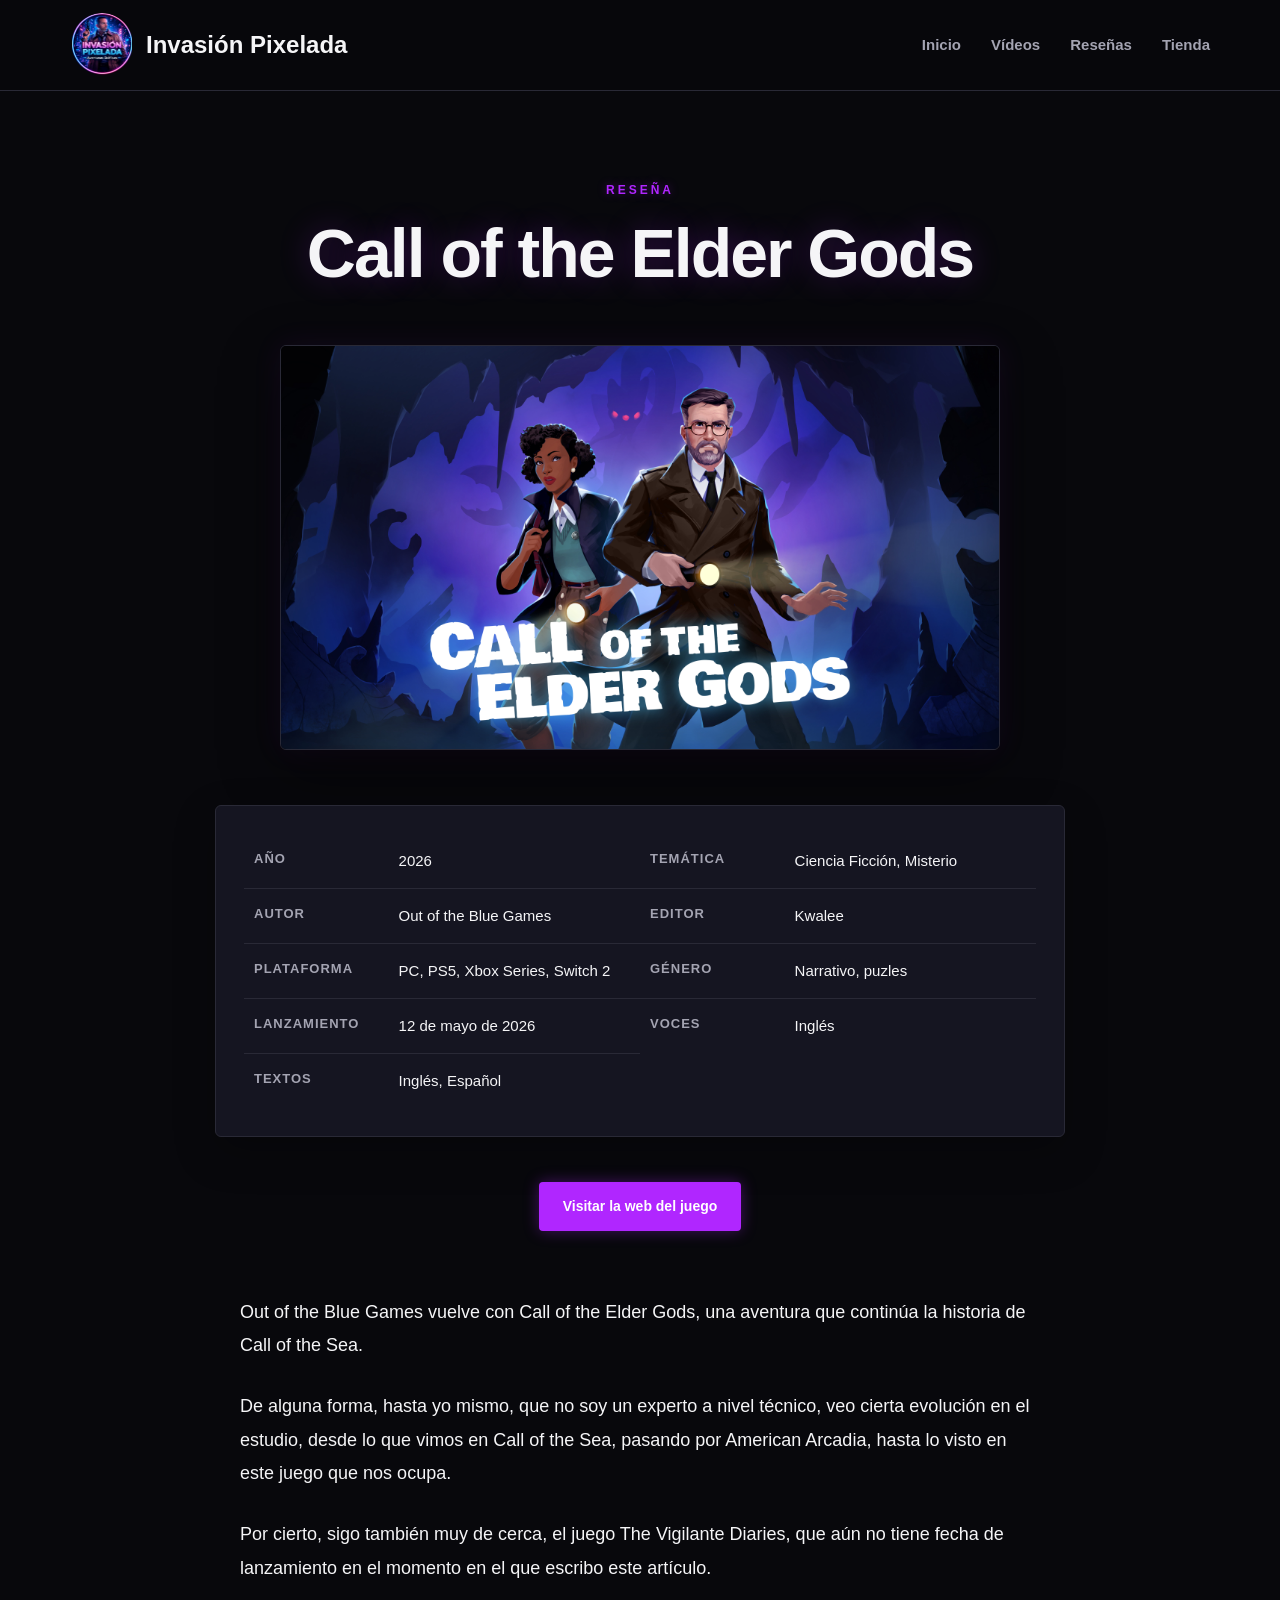
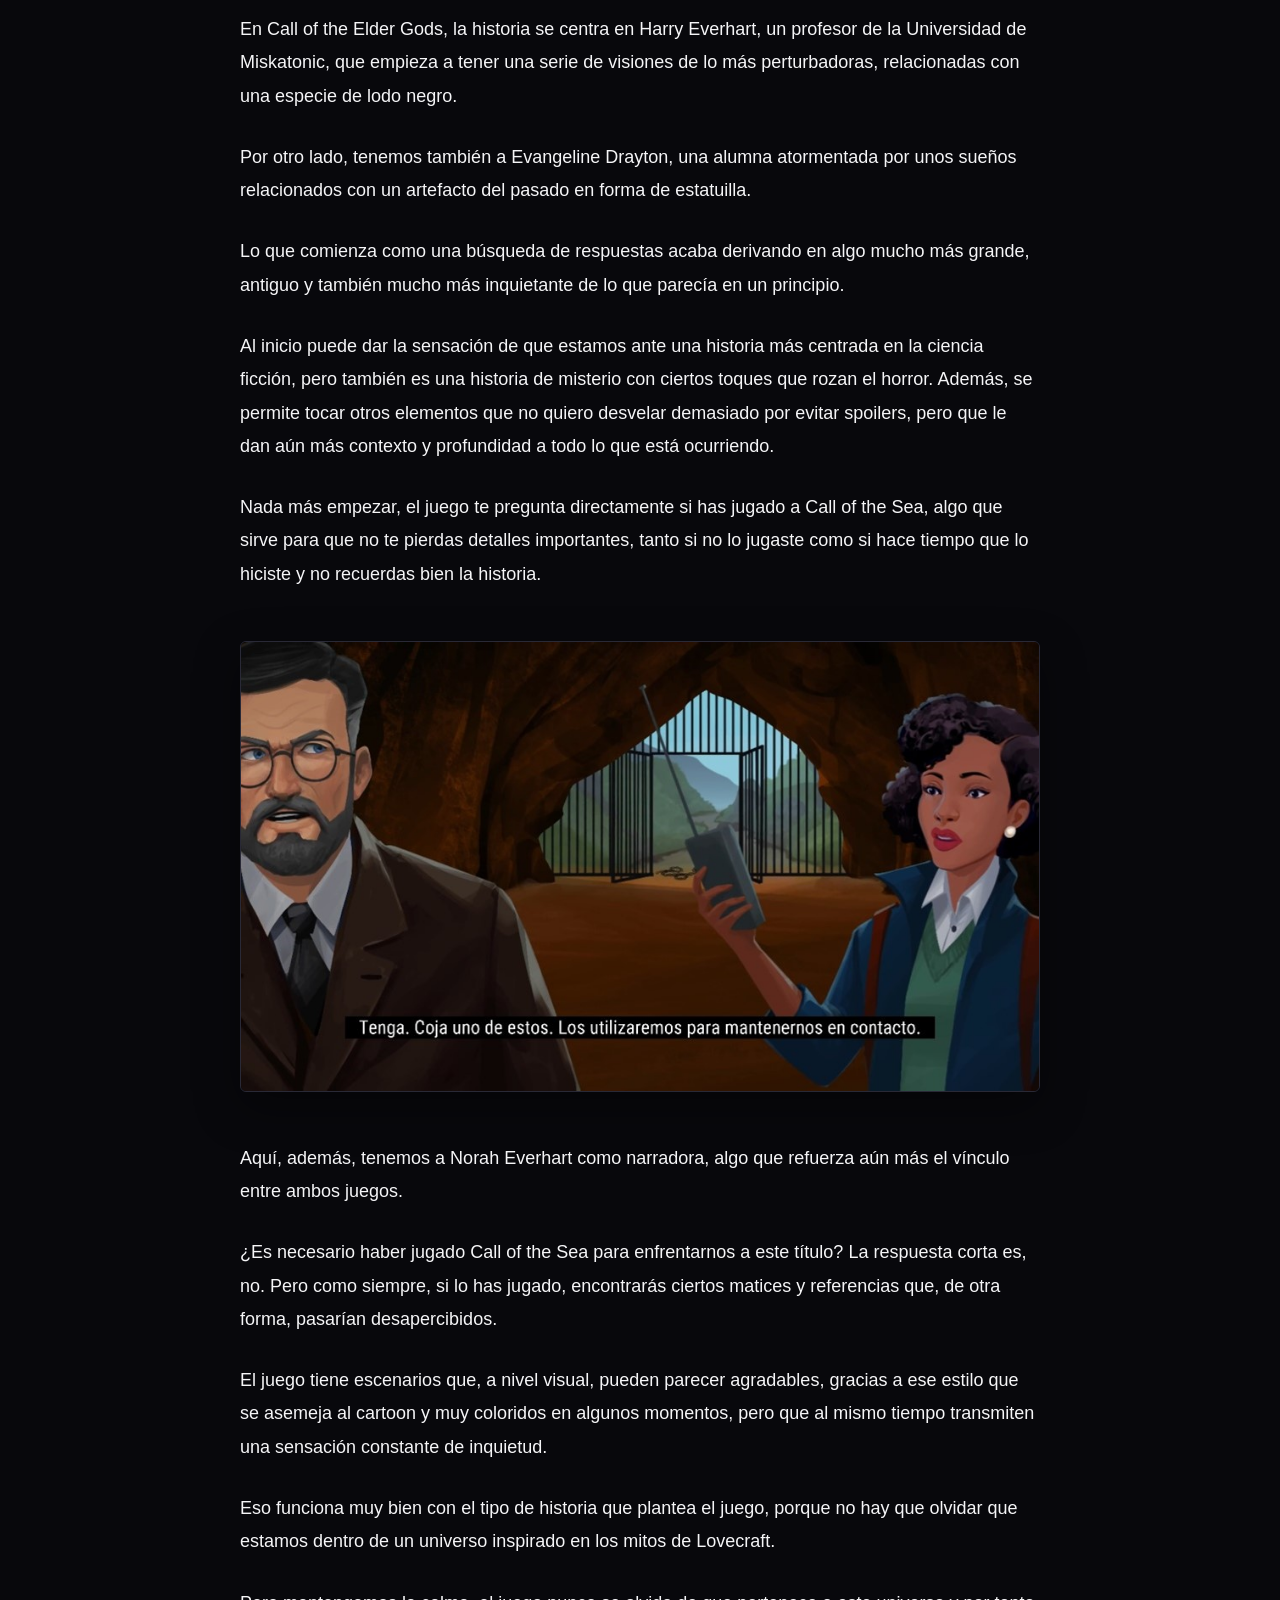
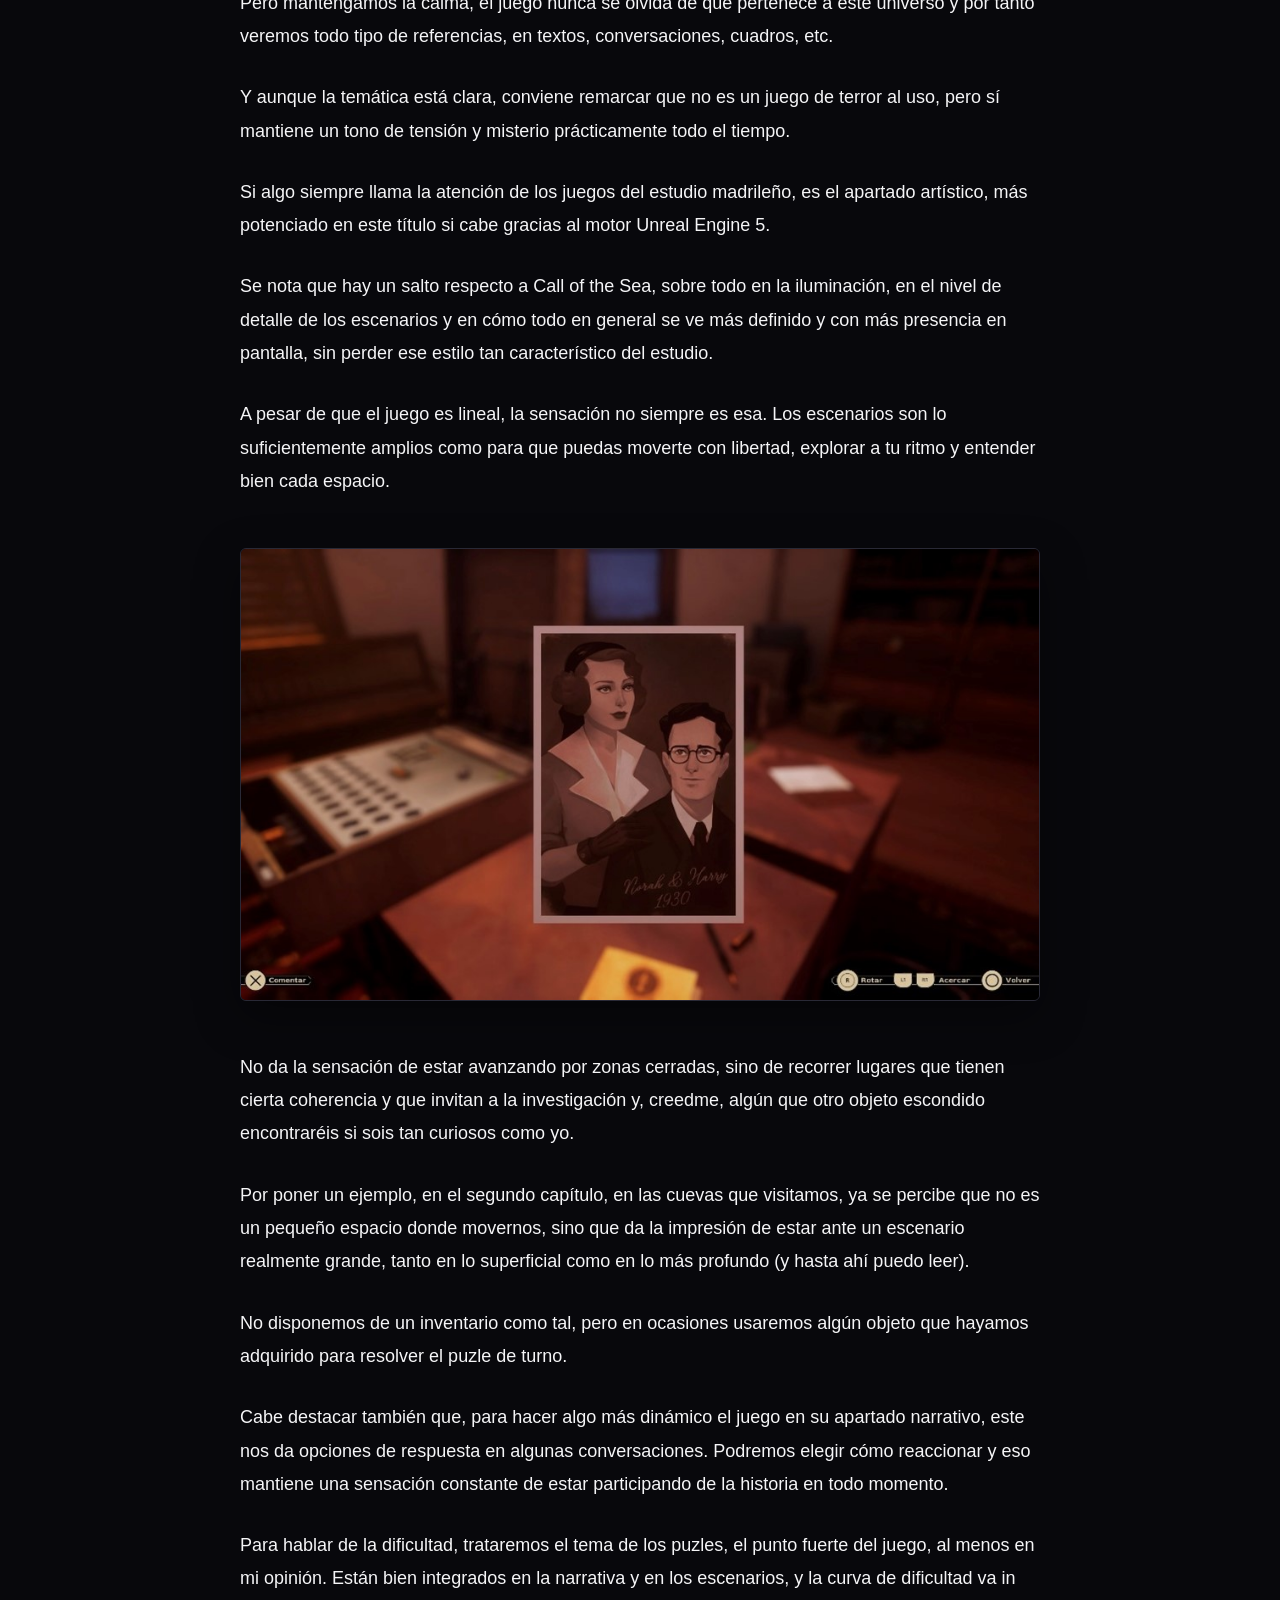
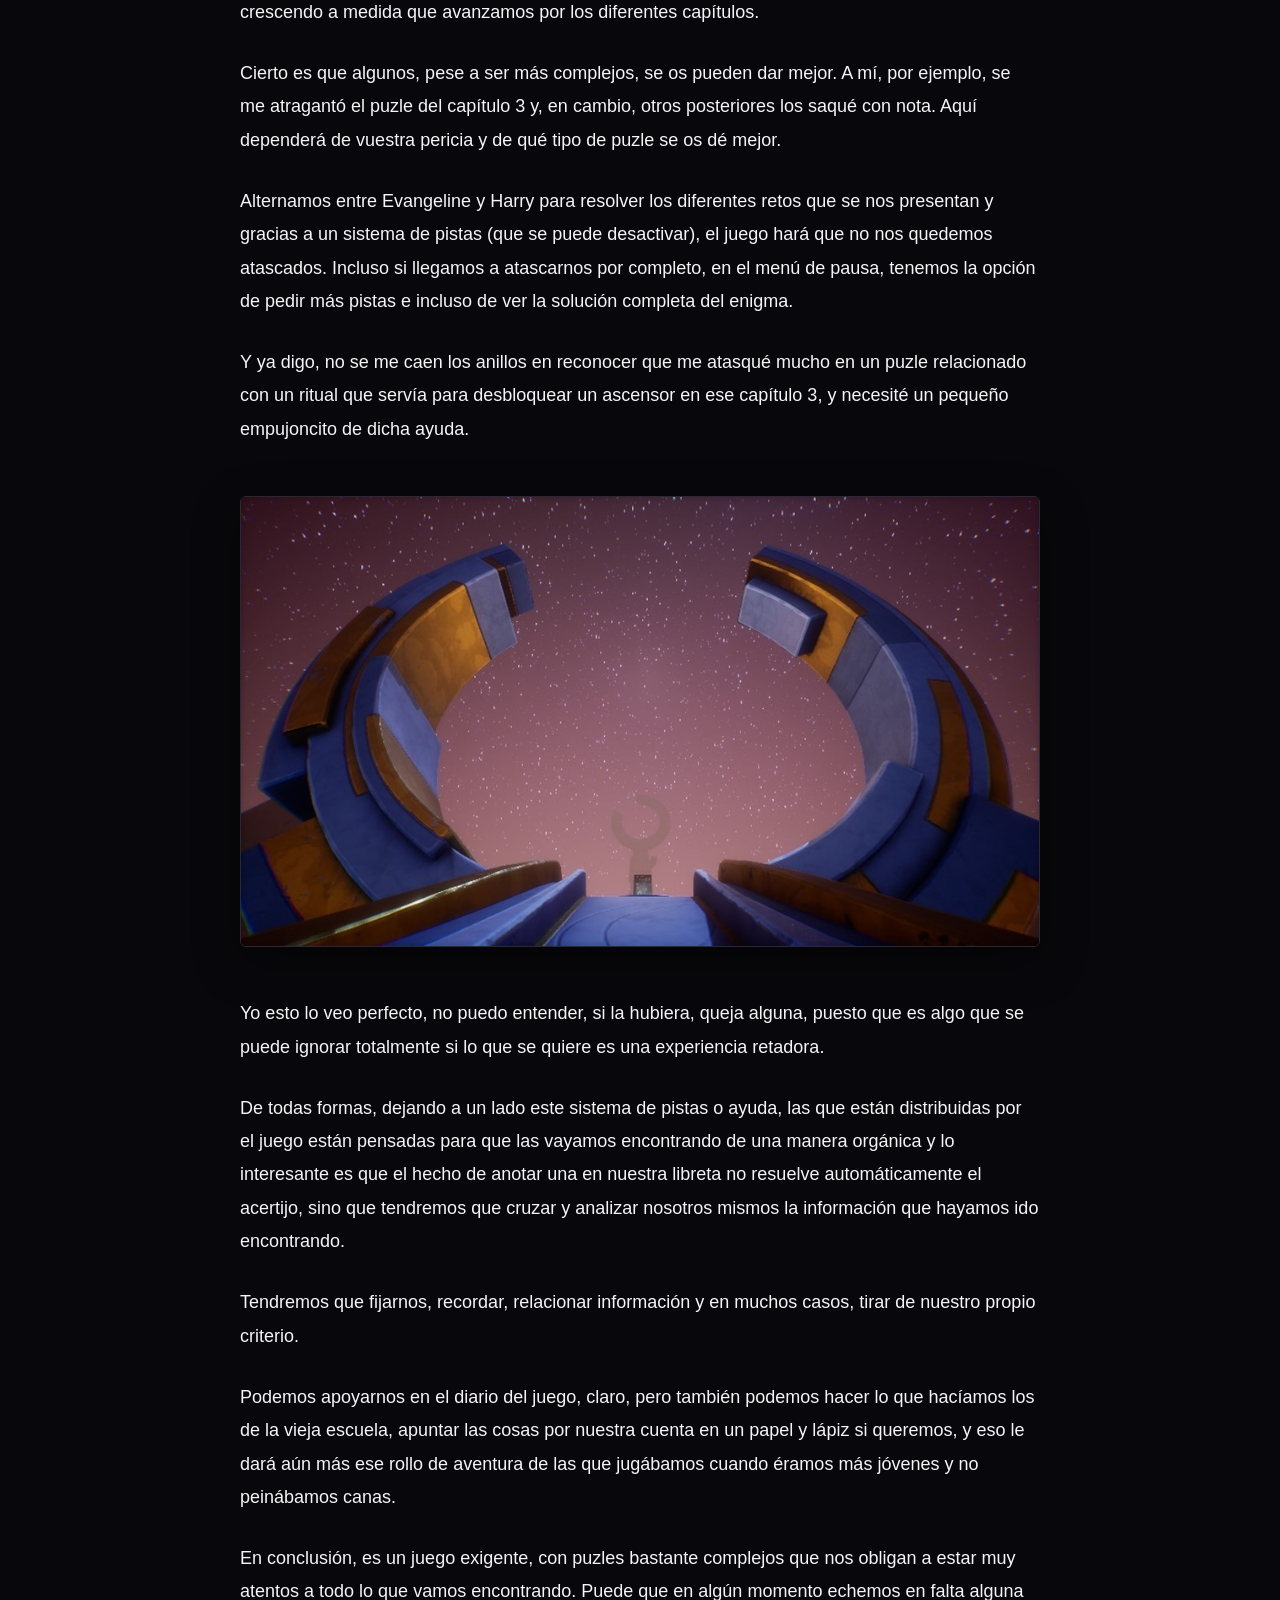
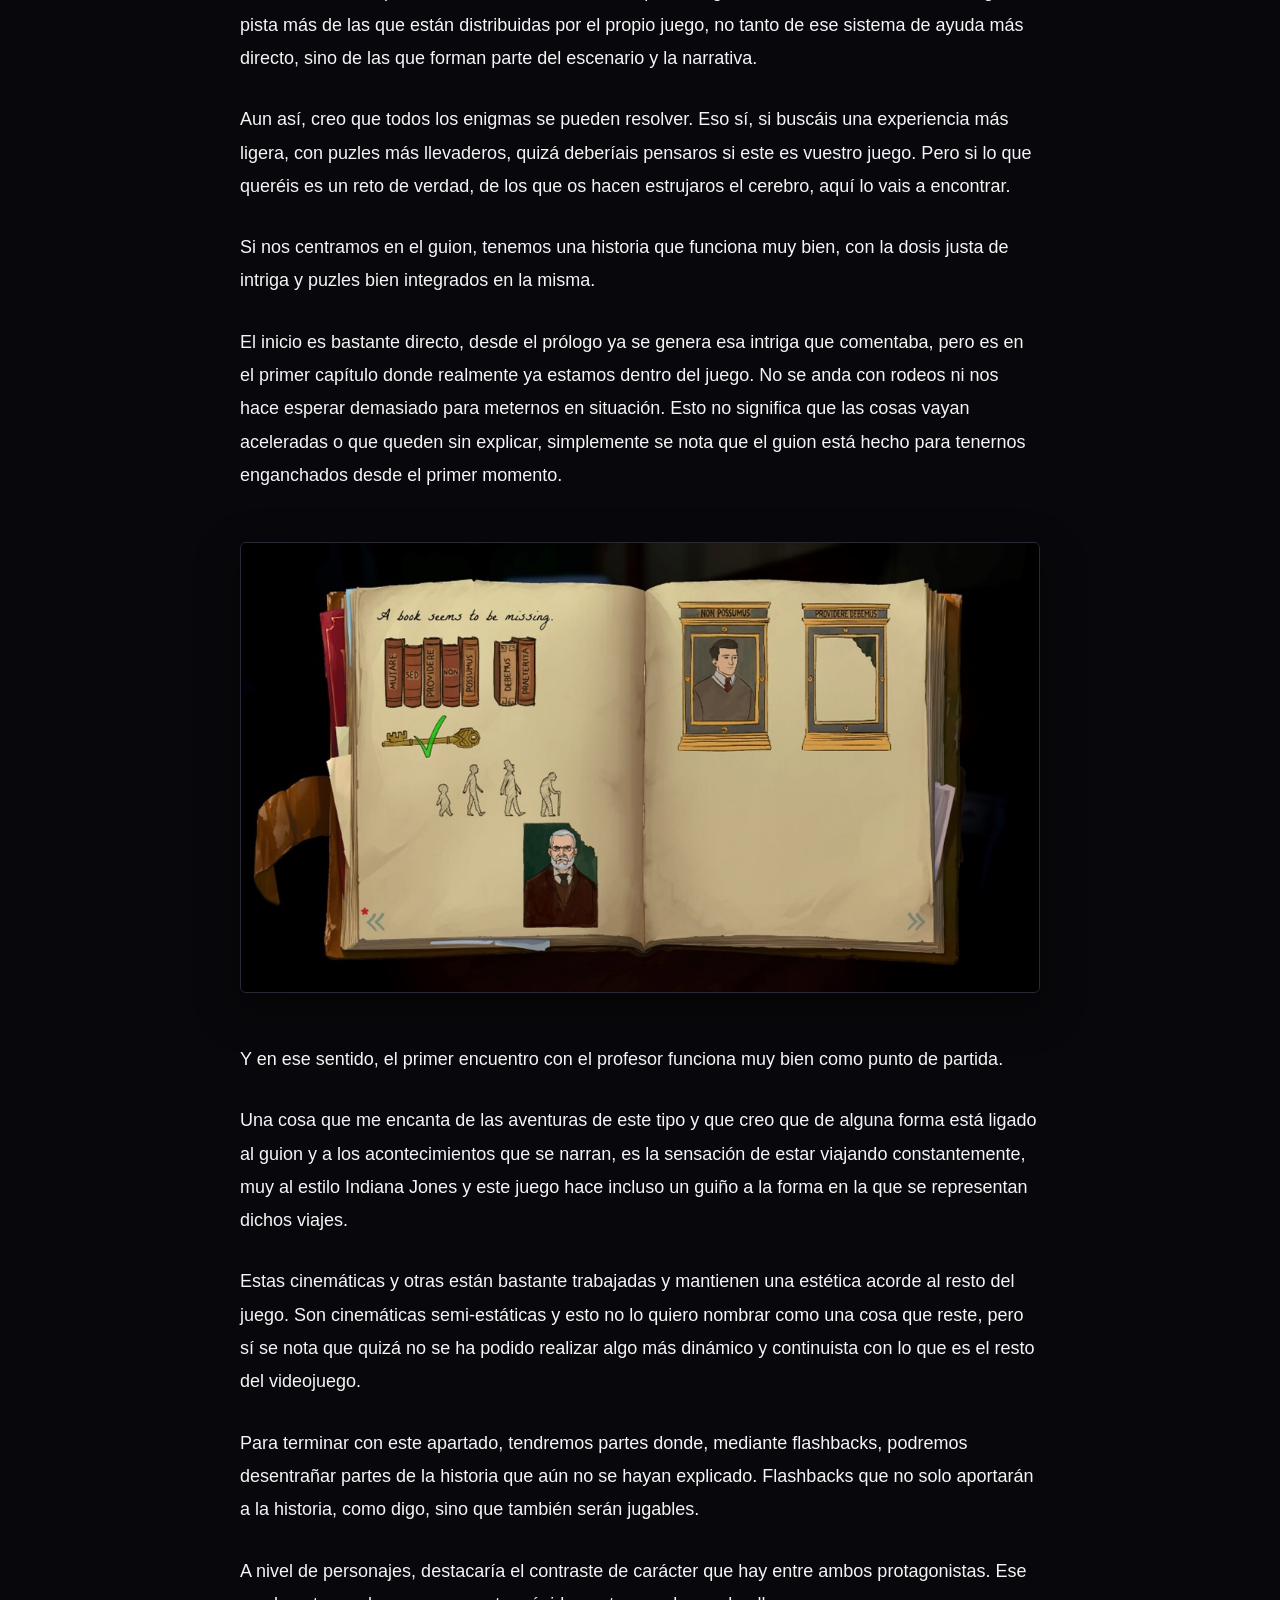
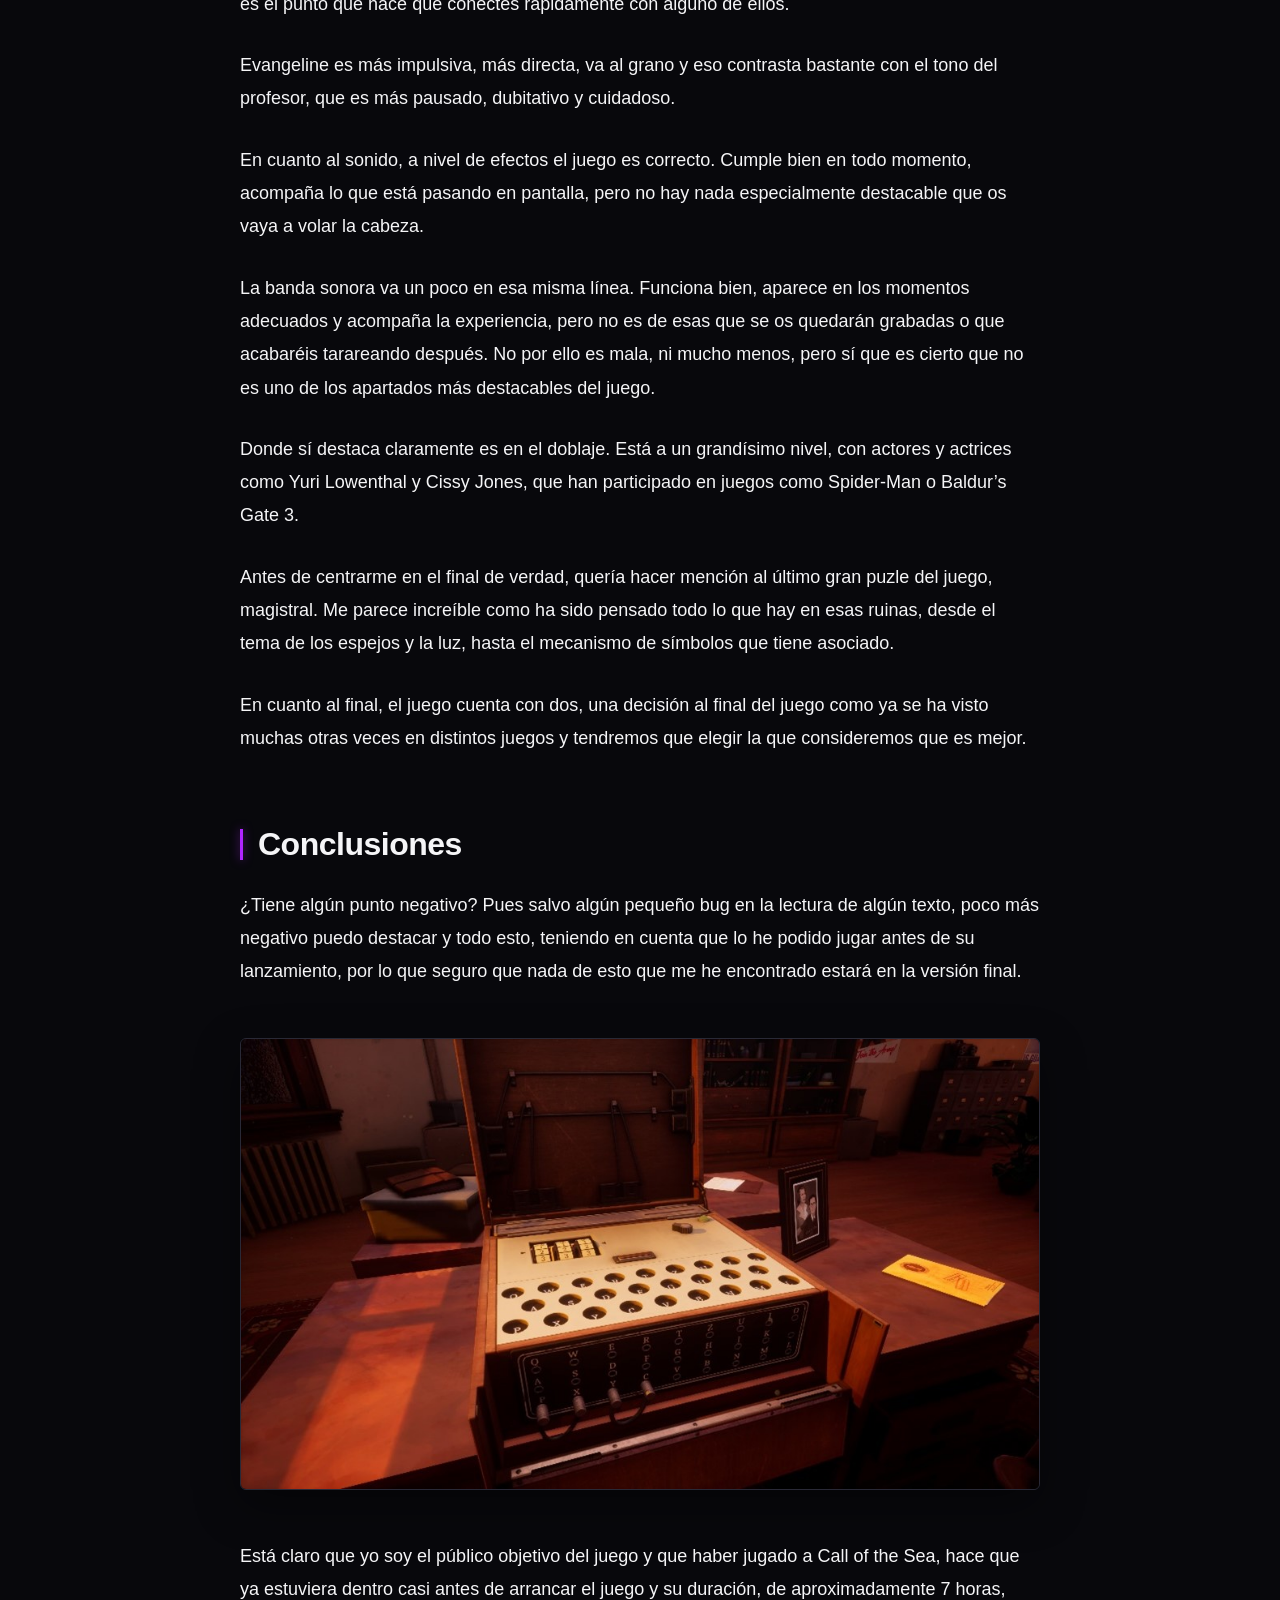
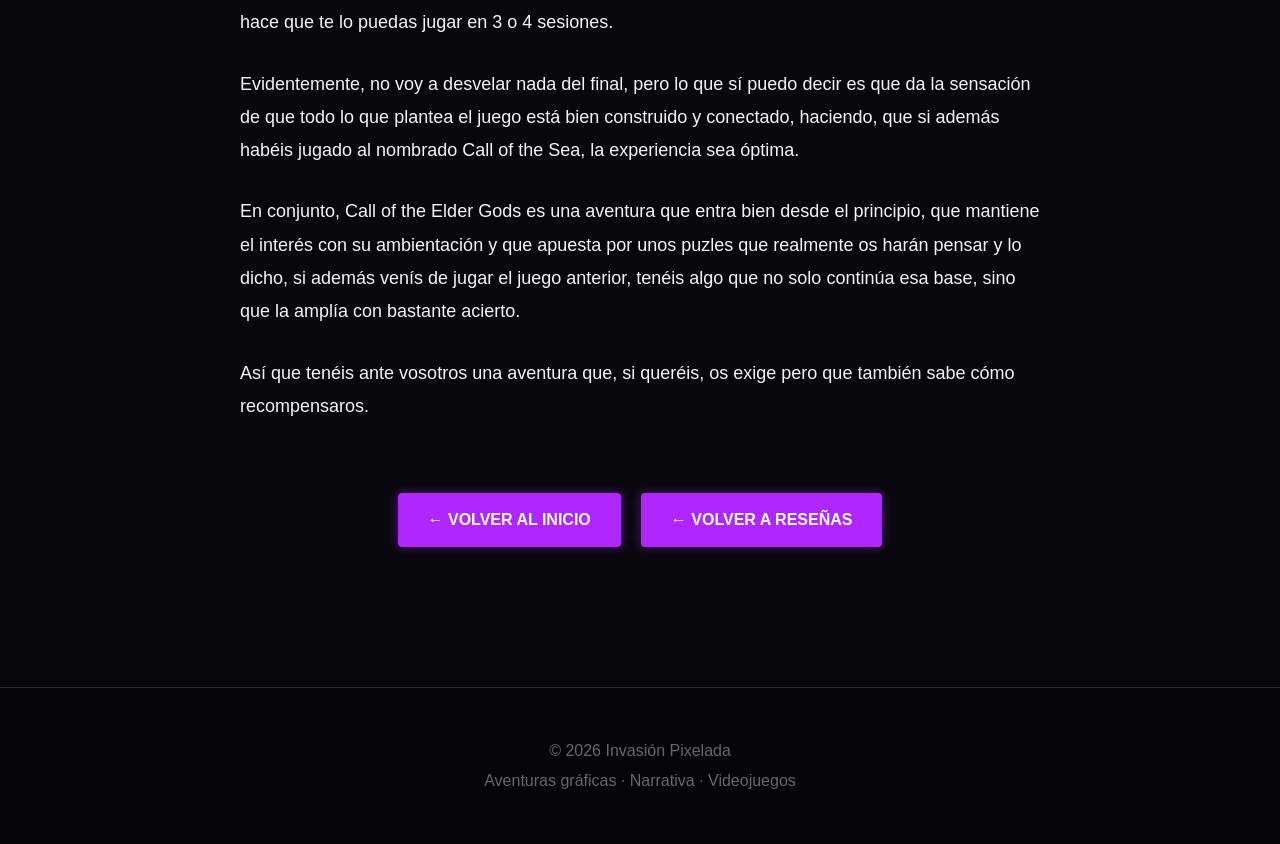
<file: reseñas/Call of the Elder Gods/index.html>
<!DOCTYPE html>
<!--
    INVASIÓN PIXELADA
    PÁGINA GENERADA AUTOMÁTICAMENTE
    GENERADOR: IP-GEN-012
-->
<html lang="es">

<head>

    <meta charset="UTF-8">

    <meta
        name="viewport"
        content="width=device-width, initial-scale=1.0"
    >

    <title>
        Call of the Elder Gods | Reseña de aventura gráfica | Invasión Pixelada
    </title>

    <meta
        name="description"
        content="Reseña de Call of the Elder Gods, narrativo, puzles. Out of the Blue Games vuelve con Call of the Elder Gods, una aventura que continúa la historia de..."
    >

    <meta
        name="keywords"
        content="Call of the Elder Gods, Invasión Pixelada, reseña, Narrativo, puzles, Ciencia Ficción, Misterio, PC, PS5, Xbox Series, Switch 2"
    >

    <link
        rel="canonical"
        href="https://invasionpixelada.github.io/invasion-pixelada/reseñas/Call%20of%20the%20Elder%20Gods/"
    >

    <meta
        name="theme-color"
        content="#08080d"
    >

    <link
        rel="icon"
        type="image/png"
        href="../../imagenes/nuevo_logo_invasion_pixelada.png"
    >

    <!-- HOJA DE ESTILOS -->

    <link
        rel="stylesheet"
        href="../../style.css"
    >

    <!-- OPEN GRAPH -->

    <meta
        property="og:type"
        content="article"
    >

    <meta
        property="og:locale"
        content="es_ES"
    >

    <meta
        property="og:title"
        content="Call of the Elder Gods | Invasión Pixelada"
    >

    <meta
        property="og:description"
        content="Reseña de Call of the Elder Gods, narrativo, puzles. Out of the Blue Games vuelve con Call of the Elder Gods, una aventura que continúa la historia de..."
    >

    <meta
        property="og:url"
        content="https://invasionpixelada.github.io/invasion-pixelada/reseñas/Call%20of%20the%20Elder%20Gods/"
    >

    <meta
        property="og:site_name"
        content="Invasión Pixelada"
    >

    <meta
        property="og:image"
        content="https://invasionpixelada.github.io/invasion-pixelada/reseñas/Call%20of%20the%20Elder%20Gods/portada.jpg"
    >

    <meta
        property="og:image:alt"
        content="Portada de Call of the Elder Gods"
    >

    <script type="application/ld+json">
{
    "@context": "https://schema.org",
    "@graph": [
        {
            "@type": "Review",
            "@id": "https://invasionpixelada.github.io/invasion-pixelada/reseñas/Call%20of%20the%20Elder%20Gods/#review",
            "url": "https://invasionpixelada.github.io/invasion-pixelada/reseñas/Call%20of%20the%20Elder%20Gods/",
            "name": "Reseña de Call of the Elder Gods",
            "headline": "Call of the Elder Gods | Reseña de aventura gráfica",
            "reviewBody": "Reseña de Call of the Elder Gods publicada por Invasión Pixelada.",
            "author": {
                "@type": "Organization",
                "name": "Invasión Pixelada",
                "url": "https://invasionpixelada.github.io/invasion-pixelada/"
            },
            "publisher": {
                "@type": "Organization",
                "name": "Invasión Pixelada",
                "url": "https://invasionpixelada.github.io/invasion-pixelada/"
            },
            "itemReviewed": {
                "@type": "VideoGame",
                "name": "Call of the Elder Gods",
                "genre": "Narrativo, puzles",
                "keywords": "Ciencia Ficción, Misterio",
                "datePublished": "2026",
                "creator": {
                    "@type": "Person",
                    "name": "Out of the Blue Games"
                },
                "publisher": {
                    "@type": "Organization",
                    "name": "Kwalee"
                },
                "gamePlatform": "PC, PS5, Xbox Series, Switch 2",
                "releaseDate": "12 de mayo de 2026",
                "image": "https://invasionpixelada.github.io/invasion-pixelada/reseñas/Call%20of%20the%20Elder%20Gods/portada.jpg"
            }
        },
        {
            "@type": "WebPage",
            "@id": "https://invasionpixelada.github.io/invasion-pixelada/reseñas/Call%20of%20the%20Elder%20Gods/#webpage",
            "url": "https://invasionpixelada.github.io/invasion-pixelada/reseñas/Call%20of%20the%20Elder%20Gods/",
            "name": "Call of the Elder Gods | Invasión Pixelada",
            "isPartOf": {
                "@id": "https://invasionpixelada.github.io/invasion-pixelada/#website"
            },
            "image": "https://invasionpixelada.github.io/invasion-pixelada/reseñas/Call%20of%20the%20Elder%20Gods/portada.jpg"
        },
        {
            "@type": "WebSite",
            "@id": "https://invasionpixelada.github.io/invasion-pixelada/#website",
            "url": "https://invasionpixelada.github.io/invasion-pixelada/",
            "name": "Invasión Pixelada",
            "description": "Aventuras gráficas, point & click, visual novels, walking simulators y videojuegos donde la narrativa es protagonista.",
            "publisher": {
                "@type": "Organization",
                "name": "Invasión Pixelada",
                "url": "https://invasionpixelada.github.io/invasion-pixelada/"
            }
        },
        {
            "@type": "Organization",
            "@id": "https://invasionpixelada.github.io/invasion-pixelada/#organization",
            "name": "Invasión Pixelada",
            "url": "https://invasionpixelada.github.io/invasion-pixelada/",
            "logo": {
                "@type": "ImageObject",
                "url": "https://invasionpixelada.github.io/invasion-pixelada/imagenes/nuevo_logo_invasion_pixelada.png"
            },
            "sameAs": [
                "https://www.youtube.com/@invasionpixelada"
            ]
        }
    ]
}
</script>

</head>

<body>

<header class="site-header">

    <div class="header-content">

        <a
            href="../../index.html"
            class="logo"
        >

            <img
                src="../../imagenes/nuevo_logo_invasion_pixelada.png"
                alt="Invasión Pixelada"
            >

            <span>
                Invasión Pixelada
            </span>

        </a>

        <nav class="main-nav">

            <a href="../../index.html#inicio">
                Inicio
            </a>

            <a href="../../index.html#videos">
                Vídeos
            </a>

            <a href="../../index.html#resenas">
                Reseñas
            </a>

            <a href="../../index.html#tienda">
                Tienda
            </a>

        </nav>

    </div>

</header>


<main class="review-page">

    <article class="review">

        <header class="review-header">

            <p class="section-label">
                RESEÑA
            </p>

            <h1>
                Call of the Elder Gods
            </h1>

            

        </header>

        
        <div class="review-cover-wrap">

            <img
                class="review-cover"
                src="portada.jpg"
                alt="Portada de Call of the Elder Gods"
            >

        </div>
        

        
        <div class="review-metadata">

            <div class="review-data-grid">

                
                <div class="review-data-row">

                    <span class="review-data-label">
                        Año
                    </span>

                    <span class="review-data-value">
                        2026
                    </span>

                </div>
                
                <div class="review-data-row">

                    <span class="review-data-label">
                        Temática
                    </span>

                    <span class="review-data-value">
                        Ciencia Ficción, Misterio
                    </span>

                </div>
                
                <div class="review-data-row">

                    <span class="review-data-label">
                        Autor
                    </span>

                    <span class="review-data-value">
                        Out of the Blue Games
                    </span>

                </div>
                
                <div class="review-data-row">

                    <span class="review-data-label">
                        Editor
                    </span>

                    <span class="review-data-value">
                        Kwalee
                    </span>

                </div>
                
                <div class="review-data-row">

                    <span class="review-data-label">
                        Plataforma
                    </span>

                    <span class="review-data-value">
                        PC, PS5, Xbox Series, Switch 2
                    </span>

                </div>
                
                <div class="review-data-row">

                    <span class="review-data-label">
                        Género
                    </span>

                    <span class="review-data-value">
                        Narrativo, puzles
                    </span>

                </div>
                
                <div class="review-data-row">

                    <span class="review-data-label">
                        Lanzamiento
                    </span>

                    <span class="review-data-value">
                        12 de mayo de 2026
                    </span>

                </div>
                
                <div class="review-data-row">

                    <span class="review-data-label">
                        Voces
                    </span>

                    <span class="review-data-value">
                        Inglés
                    </span>

                </div>
                
                <div class="review-data-row">

                    <span class="review-data-label">
                        Textos
                    </span>

                    <span class="review-data-value">
                        Inglés, Español
                    </span>

                </div>
                

            </div>

        </div>
        

        

        
        <div class="review-actions">

            <a
                class="review-button"
                href="https://www.outbluegames.com/calloftheeldergods"
                target="_blank"
                rel="noopener noreferrer"
            >
                Visitar la web del juego
            </a>

        </div>
        

        <div class="review-content">

            
                <p>
                    Out of the Blue Games vuelve con Call of the Elder Gods, una aventura que continúa la historia de Call of the Sea.
                </p>
                

                <p>
                    De alguna forma, hasta yo mismo, que no soy un experto a nivel técnico, veo cierta evolución en el estudio, desde lo que vimos en Call of the Sea, pasando por American Arcadia, hasta lo visto en este juego que nos ocupa.
                </p>
                

                <p>
                    Por cierto, sigo también muy de cerca, el juego The Vigilante Diaries, que aún no tiene fecha de lanzamiento en el momento en el que escribo este artículo.
                </p>
                

                <p>
                    En Call of the Elder Gods, la historia se centra en Harry Everhart, un profesor de la Universidad de Miskatonic, que empieza a tener una serie de visiones de lo más perturbadoras, relacionadas con una especie de lodo negro.
                </p>
                

                <p>
                    Por otro lado, tenemos también a Evangeline Drayton, una alumna atormentada por unos sueños relacionados con un artefacto del pasado en forma de estatuilla.
                </p>
                

                <p>
                    Lo que comienza como una búsqueda de respuestas acaba derivando en algo mucho más grande, antiguo y también mucho más inquietante de lo que parecía en un principio.
                </p>
                

                <p>
                    Al inicio puede dar la sensación de que estamos ante una historia más centrada en la ciencia ficción, pero también es una historia de misterio con ciertos toques que rozan el horror. Además, se permite tocar otros elementos que no quiero desvelar demasiado por evitar spoilers, pero que le dan aún más contexto y profundidad a todo lo que está ocurriendo.
                </p>
                

                <p>
                    Nada más empezar, el juego te pregunta directamente si has jugado a Call of the Sea, algo que sirve para que no te pierdas detalles importantes, tanto si no lo jugaste como si hace tiempo que lo hiciste y no recuerdas bien la historia.
                </p>
                

    <figure class="review-image">

        <img
            src="1.jpg"
            alt="Call of the Elder Gods"
            loading="lazy"
        >

    </figure>
    

                <p>
                    Aquí, además, tenemos a Norah Everhart como narradora, algo que refuerza aún más el vínculo entre ambos juegos.
                </p>
                

                <p>
                    ¿Es necesario haber jugado Call of the Sea para enfrentarnos a este título? La respuesta corta es, no. Pero como siempre, si lo has jugado, encontrarás ciertos matices y referencias que, de otra forma, pasarían desapercibidos.
                </p>
                

                <p>
                    El juego tiene escenarios que, a nivel visual, pueden parecer agradables, gracias a ese estilo que se asemeja al cartoon y muy coloridos en algunos momentos, pero que al mismo tiempo transmiten una sensación constante de inquietud.
                </p>
                

                <p>
                    Eso funciona muy bien con el tipo de historia que plantea el juego, porque no hay que olvidar que estamos dentro de un universo inspirado en los mitos de Lovecraft.
                </p>
                

                <p>
                    Pero mantengamos la calma, el juego nunca se olvida de que pertenece a este universo y por tanto veremos todo tipo de referencias, en textos, conversaciones, cuadros, etc.
                </p>
                

                <p>
                    Y aunque la temática está clara, conviene remarcar que no es un juego de terror al uso, pero sí mantiene un tono de tensión y misterio prácticamente todo el tiempo.
                </p>
                

                <p>
                    Si algo siempre llama la atención de los juegos del estudio madrileño, es el apartado artístico, más potenciado en este título si cabe gracias al motor Unreal Engine 5.
                </p>
                

                <p>
                    Se nota que hay un salto respecto a Call of the Sea, sobre todo en la iluminación, en el nivel de detalle de los escenarios y en cómo todo en general se ve más definido y con más presencia en pantalla, sin perder ese estilo tan característico del estudio.
                </p>
                

                <p>
                    A pesar de que el juego es lineal, la sensación no siempre es esa. Los escenarios son lo suficientemente amplios como para que puedas moverte con libertad, explorar a tu ritmo y entender bien cada espacio.
                </p>
                

    <figure class="review-image">

        <img
            src="2.jpg"
            alt="Call of the Elder Gods"
            loading="lazy"
        >

    </figure>
    

                <p>
                    No da la sensación de estar avanzando por zonas cerradas, sino de recorrer lugares que tienen cierta coherencia y que invitan a la investigación y, creedme, algún que otro objeto escondido encontraréis si sois tan curiosos como yo.
                </p>
                

                <p>
                    Por poner un ejemplo, en el segundo capítulo, en las cuevas que visitamos, ya se percibe que no es un pequeño espacio donde movernos, sino que da la impresión de estar ante un escenario realmente grande, tanto en lo superficial como en lo más profundo (y hasta ahí puedo leer).
                </p>
                

                <p>
                    No disponemos de un inventario como tal, pero en ocasiones usaremos algún objeto que hayamos adquirido para resolver el puzle de turno.
                </p>
                

                <p>
                    Cabe destacar también que, para hacer algo más dinámico el juego en su apartado narrativo, este nos da opciones de respuesta en algunas conversaciones. Podremos elegir cómo reaccionar y eso mantiene una sensación constante de estar participando de la historia en todo momento.
                </p>
                

                <p>
                    Para hablar de la dificultad, trataremos el tema de los puzles, el punto fuerte del juego, al menos en mi opinión. Están bien integrados en la narrativa y en los escenarios, y la curva de dificultad va in crescendo a medida que avanzamos por los diferentes capítulos.
                </p>
                

                <p>
                    Cierto es que algunos, pese a ser más complejos, se os pueden dar mejor. A mí, por ejemplo, se me atragantó el puzle del capítulo 3 y, en cambio, otros posteriores los saqué con nota. Aquí dependerá de vuestra pericia y de qué tipo de puzle se os dé mejor.
                </p>
                

                <p>
                    Alternamos entre Evangeline y Harry para resolver los diferentes retos que se nos presentan y gracias a un sistema de pistas (que se puede desactivar), el juego hará que no nos quedemos atascados. Incluso si llegamos a atascarnos por completo, en el menú de pausa, tenemos la opción de pedir más pistas e incluso de ver la solución completa del enigma.
                </p>
                

                <p>
                    Y ya digo, no se me caen los anillos en reconocer que me atasqué mucho en un puzle relacionado con un ritual que servía para desbloquear un ascensor en ese capítulo 3, y necesité un pequeño empujoncito de dicha ayuda.
                </p>
                

    <figure class="review-image">

        <img
            src="3.jpg"
            alt="Call of the Elder Gods"
            loading="lazy"
        >

    </figure>
    

                <p>
                    Yo esto lo veo perfecto, no puedo entender, si la hubiera, queja alguna, puesto que es algo que se puede ignorar totalmente si lo que se quiere es una experiencia retadora.
                </p>
                

                <p>
                    De todas formas, dejando a un lado este sistema de pistas o ayuda, las que están distribuidas por el juego están pensadas para que las vayamos encontrando de una manera orgánica y lo interesante es que el hecho de anotar una en nuestra libreta no resuelve automáticamente el acertijo, sino que tendremos que cruzar y analizar nosotros mismos la información que hayamos ido encontrando.
                </p>
                

                <p>
                    Tendremos que fijarnos, recordar, relacionar información y en muchos casos, tirar de nuestro propio criterio.
                </p>
                

                <p>
                    Podemos apoyarnos en el diario del juego, claro, pero también podemos hacer lo que hacíamos los de la vieja escuela, apuntar las cosas por nuestra cuenta en un papel y lápiz si queremos, y eso le dará aún más ese rollo de aventura de las que jugábamos cuando éramos más jóvenes y no peinábamos canas.
                </p>
                

                <p>
                    En conclusión, es un juego exigente, con puzles bastante complejos que nos obligan a estar muy atentos a todo lo que vamos encontrando. Puede que en algún momento echemos en falta alguna pista más de las que están distribuidas por el propio juego, no tanto de ese sistema de ayuda más directo, sino de las que forman parte del escenario y la narrativa.
                </p>
                

                <p>
                    Aun así, creo que todos los enigmas se pueden resolver. Eso sí, si buscáis una experiencia más ligera, con puzles más llevaderos, quizá deberíais pensaros si este es vuestro juego. Pero si lo que queréis es un reto de verdad, de los que os hacen estrujaros el cerebro, aquí lo vais a encontrar.
                </p>
                

                <p>
                    Si nos centramos en el guion, tenemos una historia que funciona muy bien, con la dosis justa de intriga y puzles bien integrados en la misma.
                </p>
                

                <p>
                    El inicio es bastante directo, desde el prólogo ya se genera esa intriga que comentaba, pero es en el primer capítulo donde realmente ya estamos dentro del juego. No se anda con rodeos ni nos hace esperar demasiado para meternos en situación. Esto no significa que las cosas vayan aceleradas o que queden sin explicar, simplemente se nota que el guion está hecho para tenernos enganchados desde el primer momento.
                </p>
                

    <figure class="review-image">

        <img
            src="4.jpg"
            alt="Call of the Elder Gods"
            loading="lazy"
        >

    </figure>
    

                <p>
                    Y en ese sentido, el primer encuentro con el profesor funciona muy bien como punto de partida.
                </p>
                

                <p>
                    Una cosa que me encanta de las aventuras de este tipo y que creo que de alguna forma está ligado al guion y a los acontecimientos que se narran, es la sensación de estar viajando constantemente, muy al estilo Indiana Jones y este juego hace incluso un guiño a la forma en la que se representan dichos viajes.
                </p>
                

                <p>
                    Estas cinemáticas y otras están bastante trabajadas y mantienen una estética acorde al resto del juego. Son cinemáticas semi-estáticas y esto no lo quiero nombrar como una cosa que reste, pero sí se nota que quizá no se ha podido realizar algo más dinámico y continuista con lo que es el resto del videojuego.
                </p>
                

                <p>
                    Para terminar con este apartado, tendremos partes donde, mediante flashbacks, podremos desentrañar partes de la historia que aún no se hayan explicado. Flashbacks que no solo aportarán a la historia, como digo, sino que también serán jugables.
                </p>
                

                <p>
                    A nivel de personajes, destacaría el contraste de carácter que hay entre ambos protagonistas. Ese es el punto que hace que conectes rápidamente con alguno de ellos.
                </p>
                

                <p>
                    Evangeline es más impulsiva, más directa, va al grano y eso contrasta bastante con el tono del profesor, que es más pausado, dubitativo y cuidadoso.
                </p>
                

                <p>
                    En cuanto al sonido, a nivel de efectos el juego es correcto. Cumple bien en todo momento, acompaña lo que está pasando en pantalla, pero no hay nada especialmente destacable que os vaya a volar la cabeza.
                </p>
                

                <p>
                    La banda sonora va un poco en esa misma línea. Funciona bien, aparece en los momentos adecuados y acompaña la experiencia, pero no es de esas que se os quedarán grabadas o que acabaréis tarareando después. No por ello es mala, ni mucho menos, pero sí que es cierto que no es uno de los apartados más destacables del juego.
                </p>
                

                <p>
                    Donde sí destaca claramente es en el doblaje. Está a un grandísimo nivel, con actores y actrices como Yuri Lowenthal y Cissy Jones, que han participado en juegos como Spider-Man o Baldur’s Gate 3.
                </p>
                

                <p>
                    Antes de centrarme en el final de verdad, quería hacer mención al último gran puzle del juego, magistral. Me parece increíble como ha sido pensado todo lo que hay en esas ruinas, desde el tema de los espejos y la luz, hasta el mecanismo de símbolos que tiene asociado.
                </p>
                

                <p>
                    En cuanto al final, el juego cuenta con dos, una decisión al final del juego como ya se ha visto muchas otras veces en distintos juegos y tendremos que elegir la que consideremos que es mejor.
                </p>
                

                <h2>
                    Conclusiones
                </h2>
                

                <p>
                    ¿Tiene algún punto negativo? Pues salvo algún pequeño bug en la lectura de algún texto, poco más negativo puedo destacar y todo esto, teniendo en cuenta que lo he podido jugar antes de su lanzamiento, por lo que seguro que nada de esto que me he encontrado estará en la versión final.
                </p>
                

    <figure class="review-image">

        <img
            src="5.jpg"
            alt="Call of the Elder Gods"
            loading="lazy"
        >

    </figure>
    

                <p>
                    Está claro que yo soy el público objetivo del juego y que haber jugado a Call of the Sea, hace que ya estuviera dentro casi antes de arrancar el juego y su duración, de aproximadamente 7 horas, hace que te lo puedas jugar en 3 o 4 sesiones.
                </p>
                

                <p>
                    Evidentemente, no voy a desvelar nada del final, pero lo que sí puedo decir es que da la sensación de que todo lo que plantea el juego está bien construido y conectado, haciendo, que si además habéis jugado al nombrado Call of the Sea, la experiencia sea óptima.
                </p>
                

                <p>
                    En conjunto, Call of the Elder Gods es una aventura que entra bien desde el principio, que mantiene el interés con su ambientación y que apuesta por unos puzles que realmente os harán pensar y lo dicho, si además venís de jugar el juego anterior, tenéis algo que no solo continúa esa base, sino que la amplía con bastante acierto.
                </p>
                

                <p>
                    Así que tenéis ante vosotros una aventura que, si queréis, os exige pero que también sabe cómo recompensaros.
                </p>
                

        </div>

        
    <div class="review-navigation">

        <a
            href="../../index.html"
            class="button secondary-button"
        >
            ← VOLVER AL INICIO
        </a>

        <a
            href="../../resenas.html"
            class="button secondary-button"
        >
            ← VOLVER A RESEÑAS
        </a>

    </div>
    

    </article>

</main>


<footer class="site-footer">

    <p>
        © 2026 Invasión Pixelada
    </p>

    <p>
        Aventuras gráficas · Narrativa · Videojuegos
    </p>

</footer>

</body>

</html>
</file>
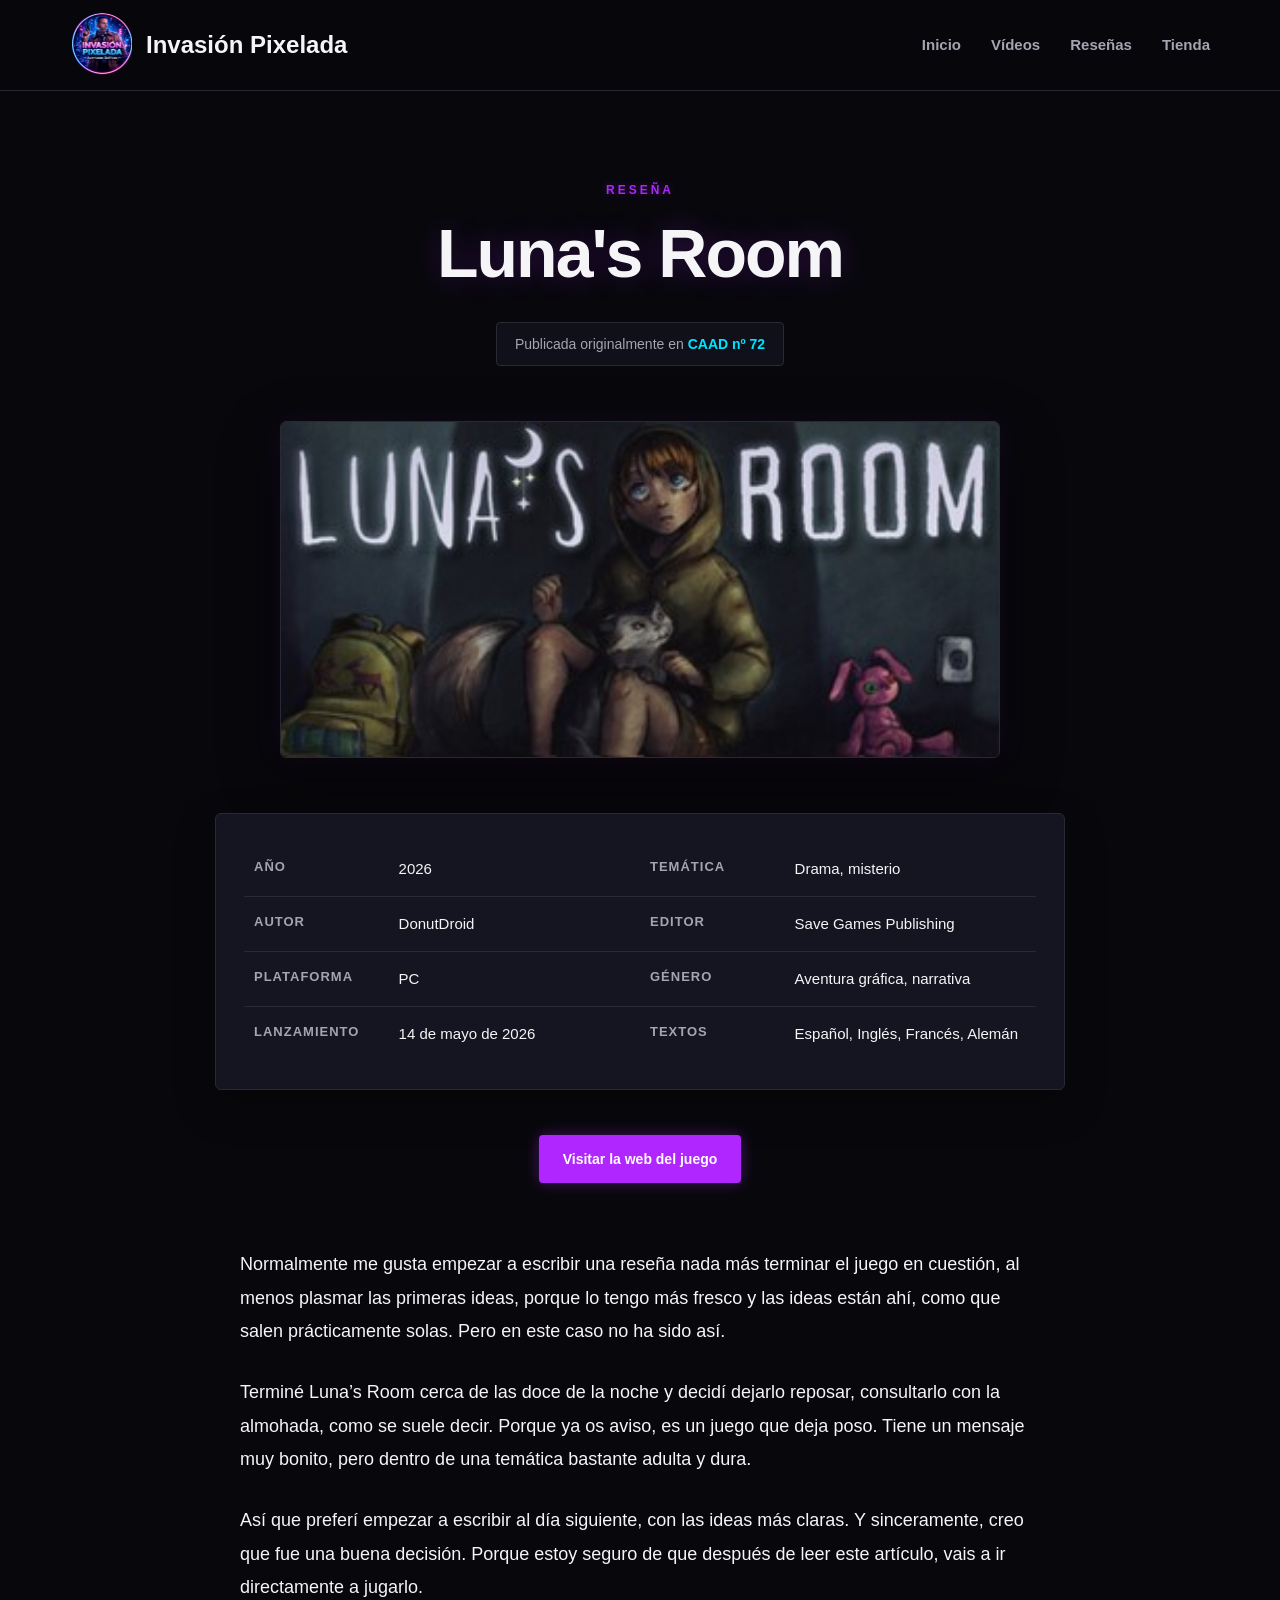
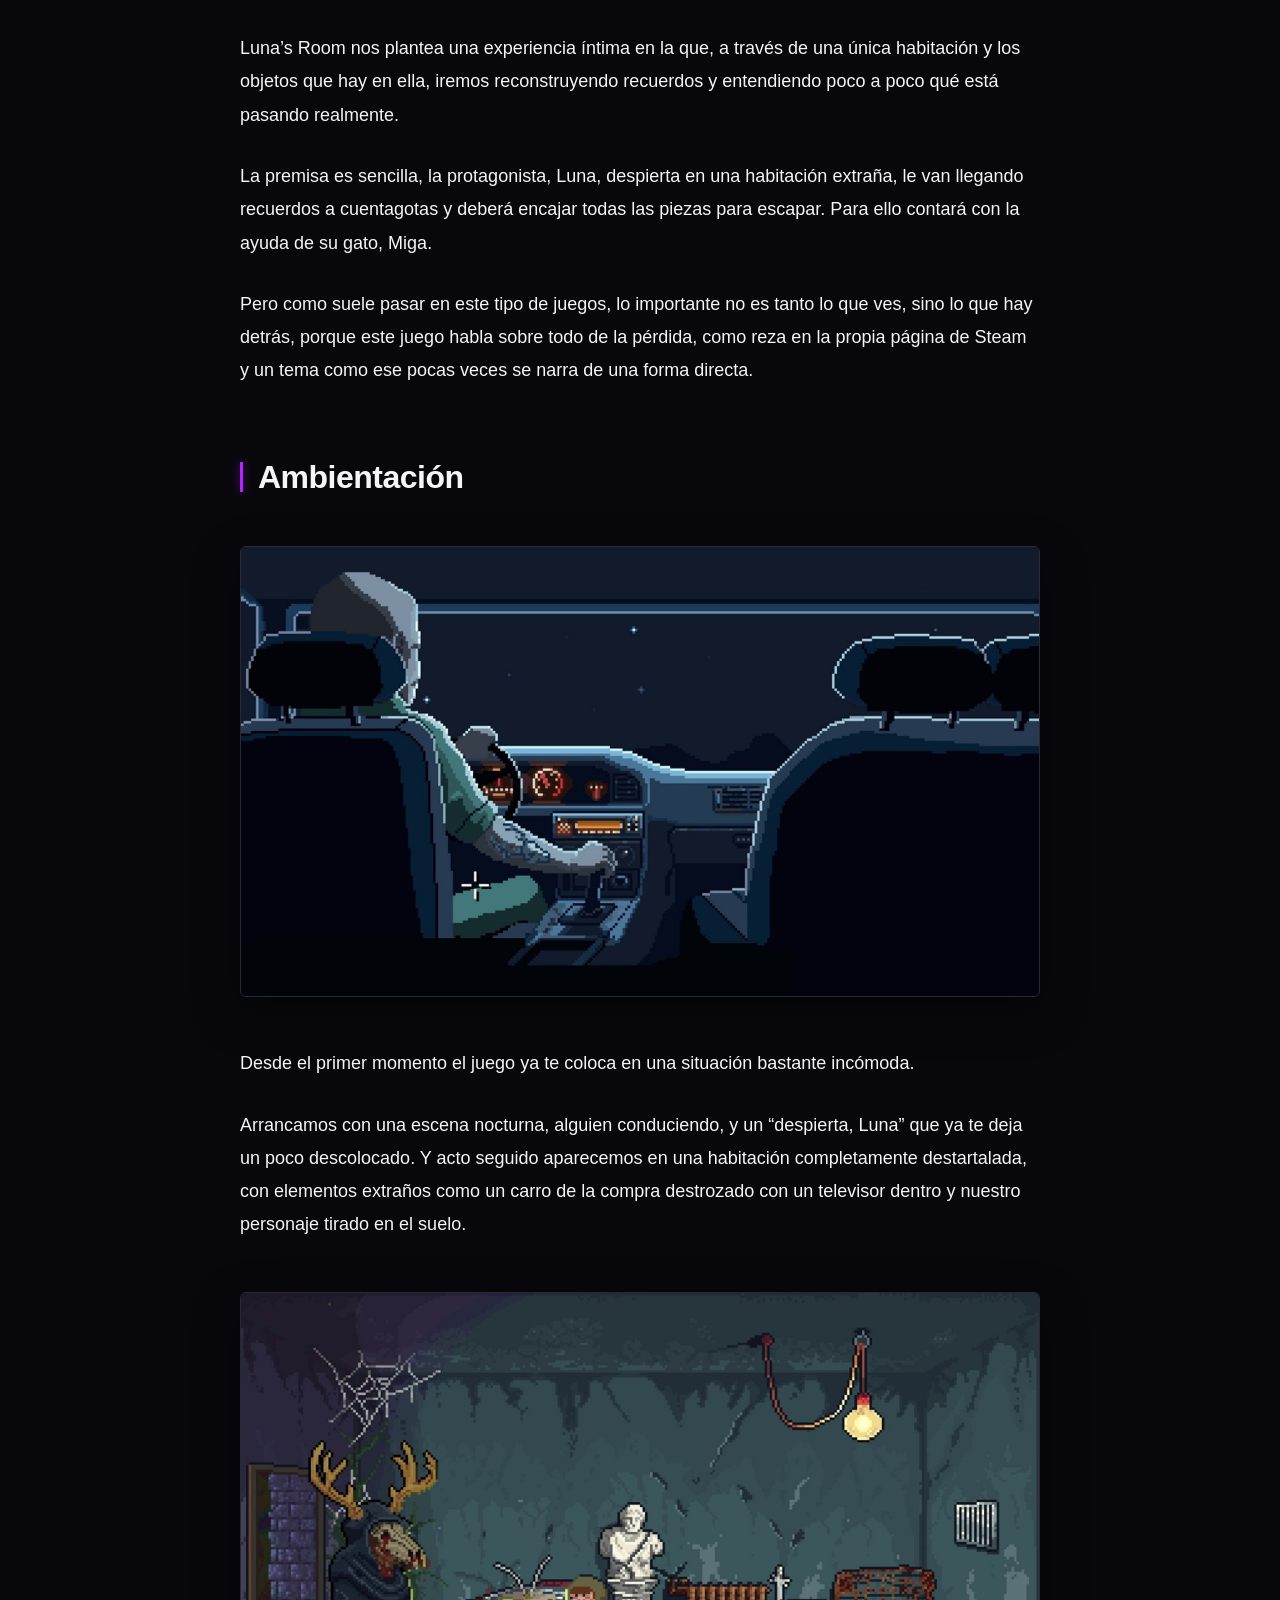
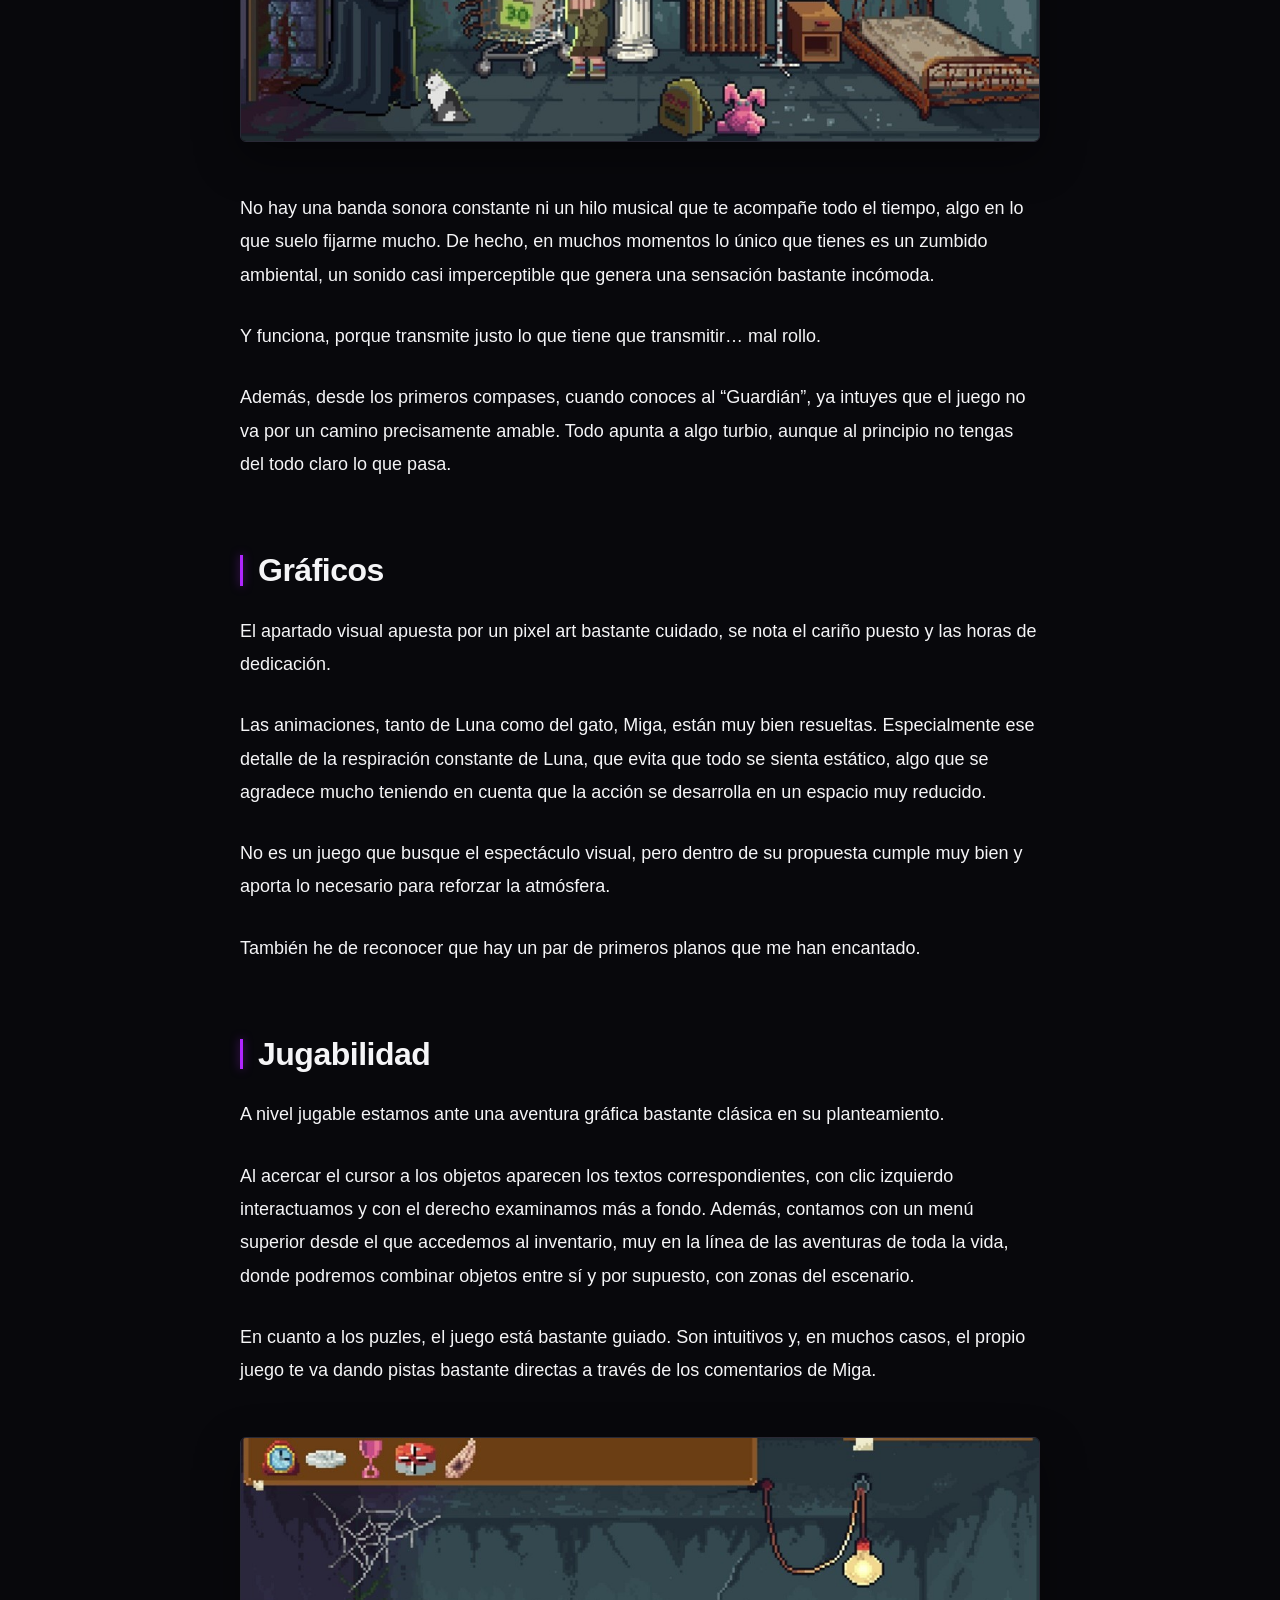
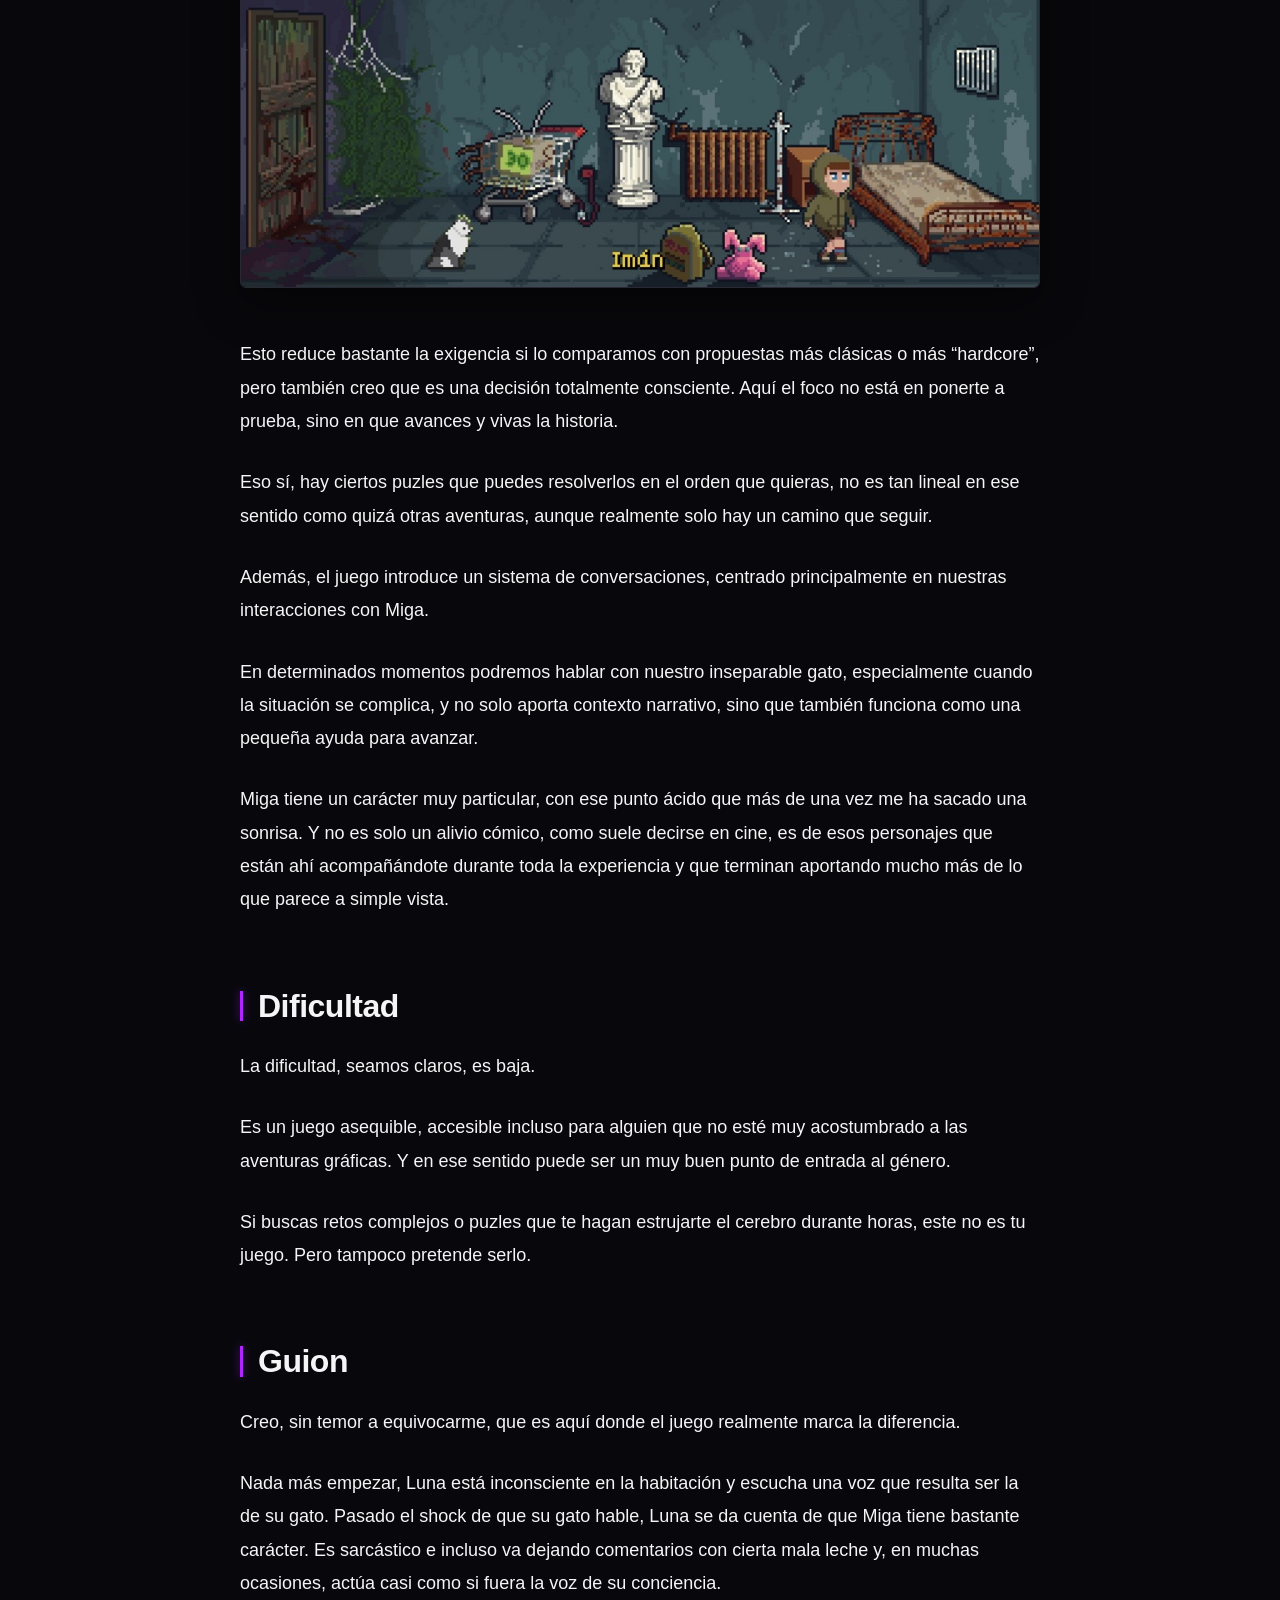
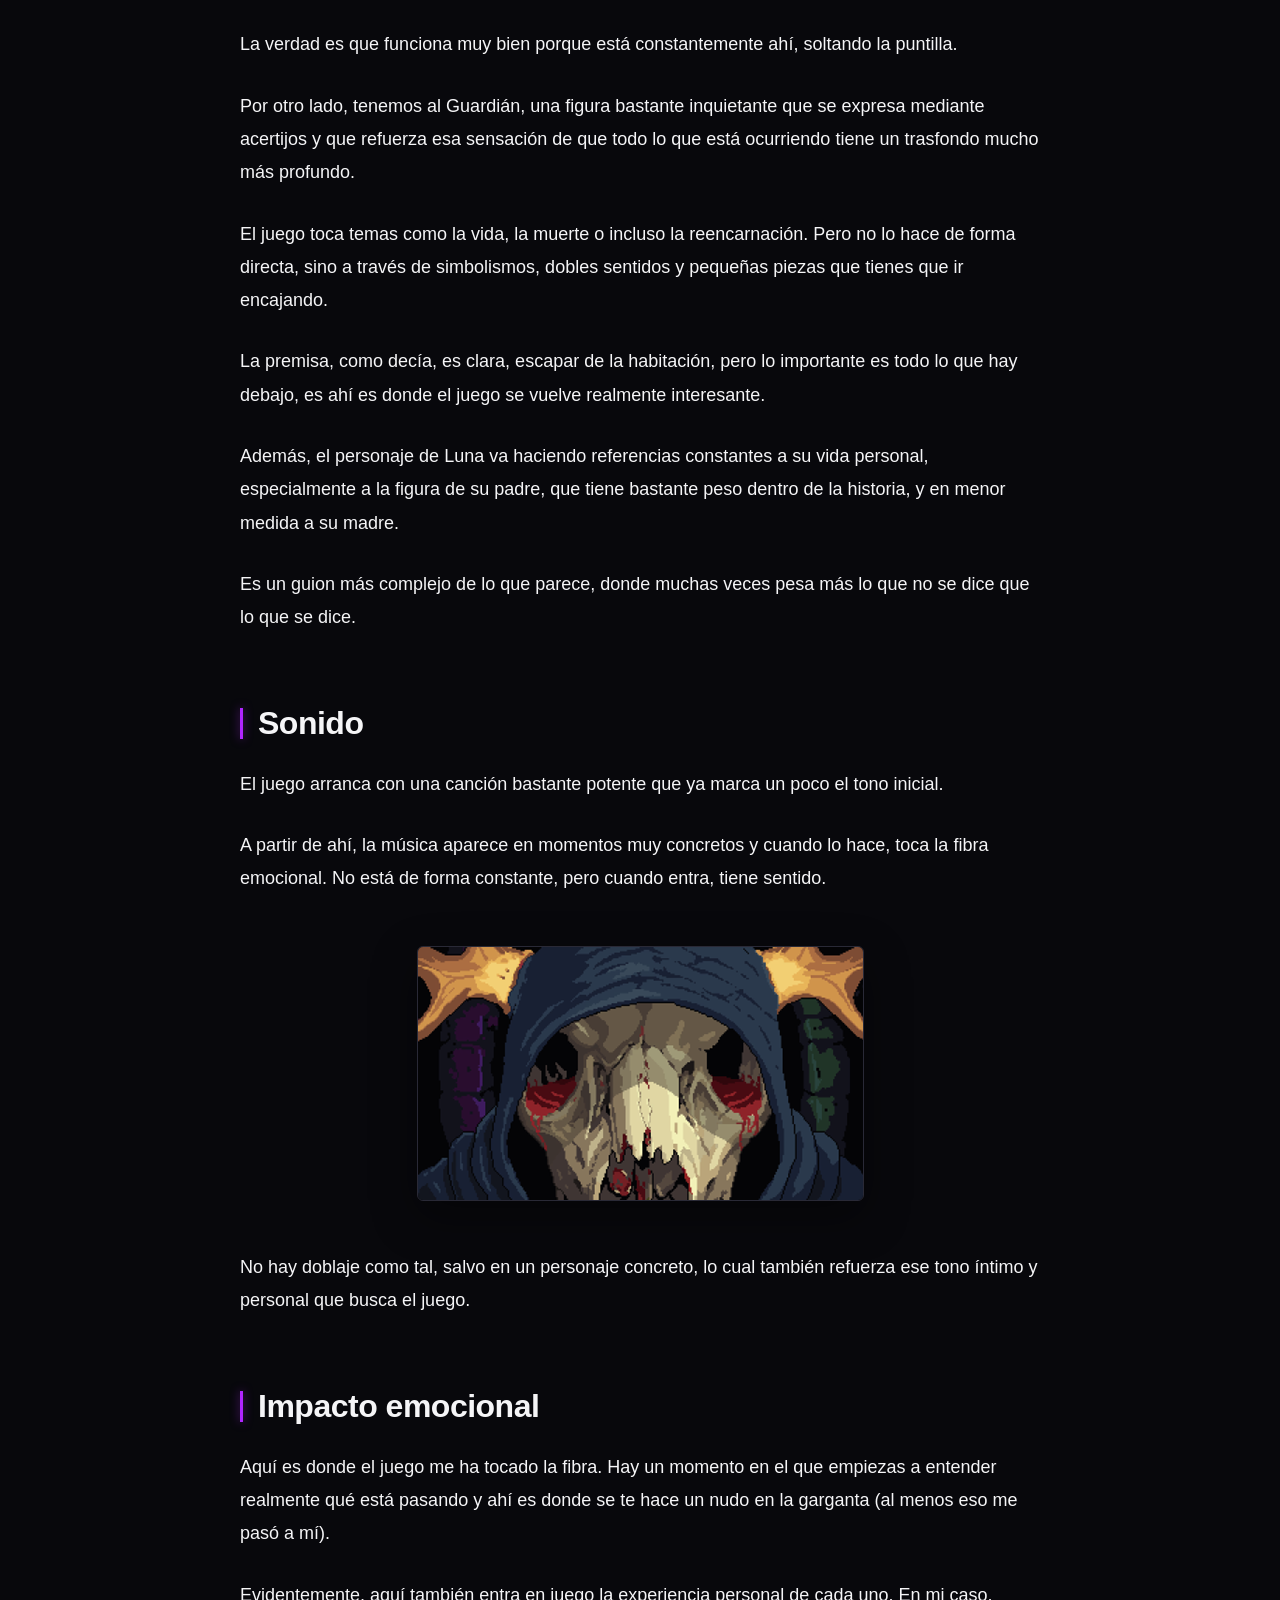
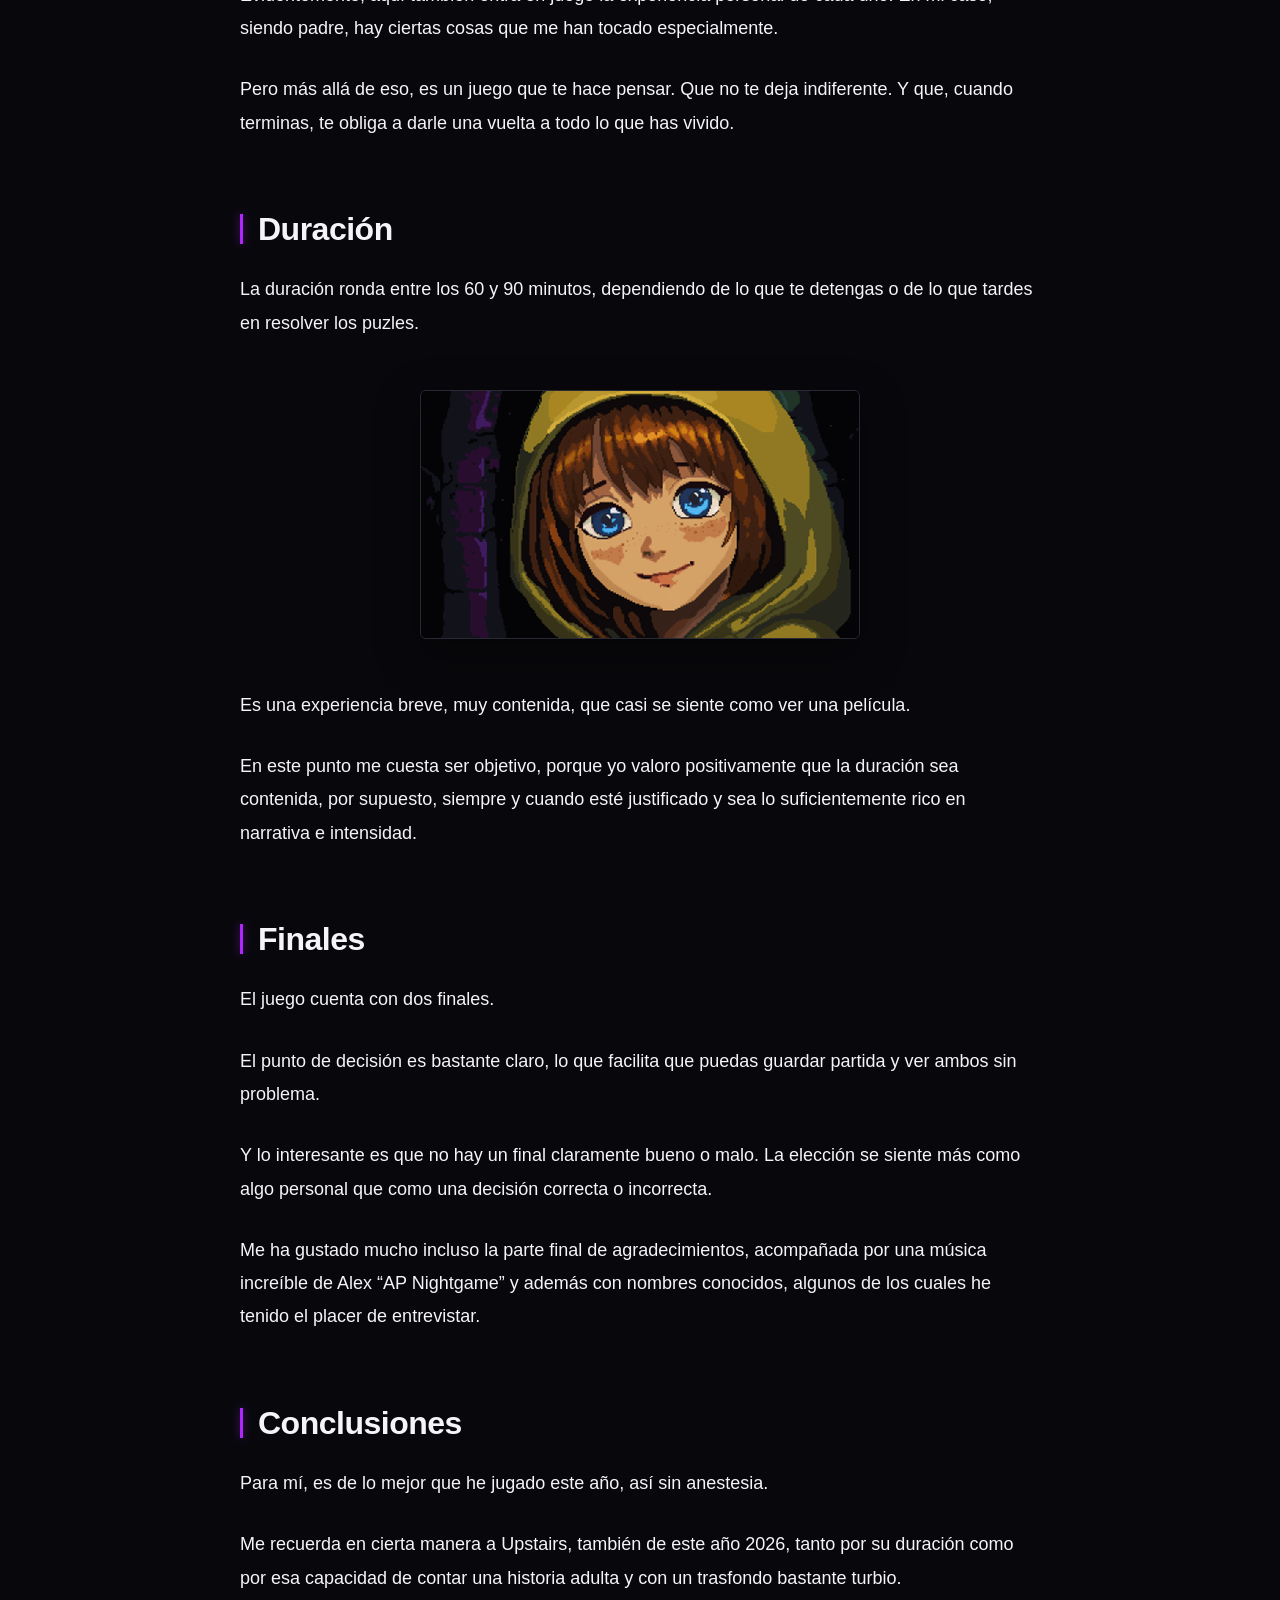
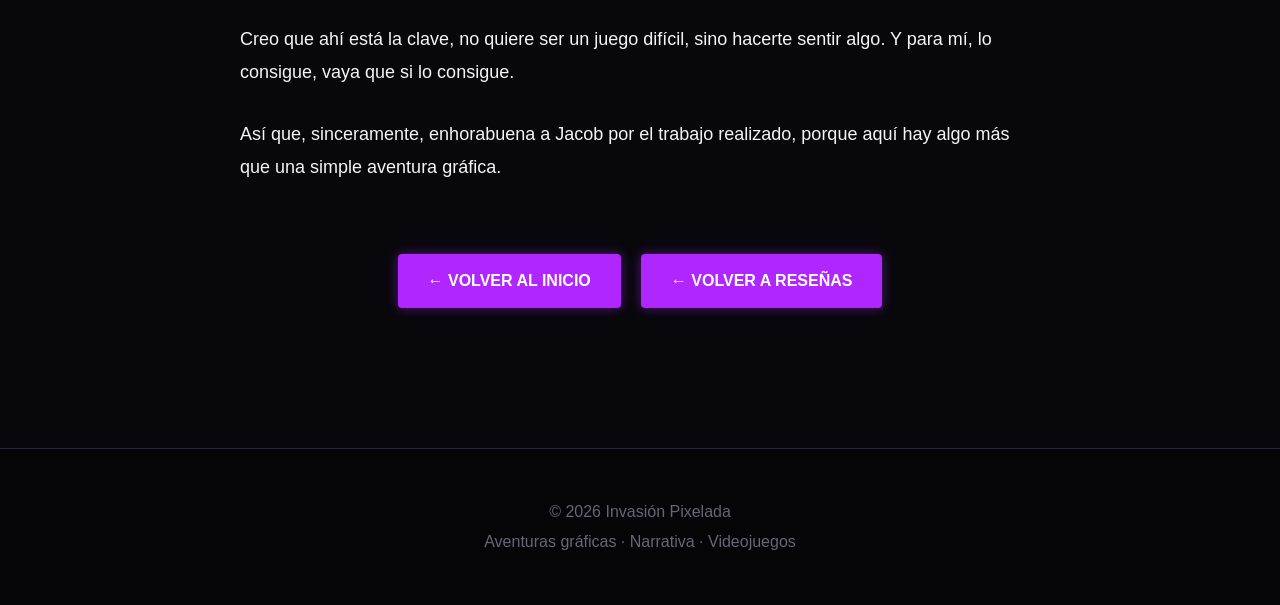
<file: reseñas/Lunas Room/index.html>
<!DOCTYPE html>
<!--
    INVASIÓN PIXELADA
    PÁGINA GENERADA AUTOMÁTICAMENTE
    GENERADOR: IP-GEN-012
-->
<html lang="es">

<head>

    <meta charset="UTF-8">

    <meta
        name="viewport"
        content="width=device-width, initial-scale=1.0"
    >

    <title>
        Luna&#x27;s Room | Reseña de aventura gráfica | Invasión Pixelada
    </title>

    <meta
        name="description"
        content="Reseña de Luna&#x27;s Room, aventura gráfica, narrativa. Normalmente me gusta empezar a escribir una reseña nada más terminar el juego en cuestión, al menos..."
    >

    <meta
        name="keywords"
        content="Luna&#x27;s Room, Invasión Pixelada, reseña, Aventura gráfica, narrativa, Drama, misterio, PC"
    >

    <link
        rel="canonical"
        href="https://invasionpixelada.github.io/invasion-pixelada/reseñas/Lunas%20Room/"
    >

    <meta
        name="theme-color"
        content="#08080d"
    >

    <link
        rel="icon"
        type="image/png"
        href="../../imagenes/nuevo_logo_invasion_pixelada.png"
    >

    <!-- HOJA DE ESTILOS -->

    <link
        rel="stylesheet"
        href="../../style.css"
    >

    <!-- OPEN GRAPH -->

    <meta
        property="og:type"
        content="article"
    >

    <meta
        property="og:locale"
        content="es_ES"
    >

    <meta
        property="og:title"
        content="Luna&#x27;s Room | Invasión Pixelada"
    >

    <meta
        property="og:description"
        content="Reseña de Luna&#x27;s Room, aventura gráfica, narrativa. Normalmente me gusta empezar a escribir una reseña nada más terminar el juego en cuestión, al menos..."
    >

    <meta
        property="og:url"
        content="https://invasionpixelada.github.io/invasion-pixelada/reseñas/Lunas%20Room/"
    >

    <meta
        property="og:site_name"
        content="Invasión Pixelada"
    >

    <meta
        property="og:image"
        content="https://invasionpixelada.github.io/invasion-pixelada/reseñas/Lunas%20Room/portada.jpg"
    >

    <meta
        property="og:image:alt"
        content="Portada de Luna&#x27;s Room"
    >

    <script type="application/ld+json">
{
    "@context": "https://schema.org",
    "@graph": [
        {
            "@type": "Review",
            "@id": "https://invasionpixelada.github.io/invasion-pixelada/reseñas/Lunas%20Room/#review",
            "url": "https://invasionpixelada.github.io/invasion-pixelada/reseñas/Lunas%20Room/",
            "name": "Reseña de Luna's Room",
            "headline": "Luna's Room | Reseña de aventura gráfica",
            "reviewBody": "Reseña de Luna's Room publicada por Invasión Pixelada.",
            "author": {
                "@type": "Organization",
                "name": "Invasión Pixelada",
                "url": "https://invasionpixelada.github.io/invasion-pixelada/"
            },
            "publisher": {
                "@type": "Organization",
                "name": "Invasión Pixelada",
                "url": "https://invasionpixelada.github.io/invasion-pixelada/"
            },
            "itemReviewed": {
                "@type": "VideoGame",
                "name": "Luna's Room",
                "genre": "Aventura gráfica, narrativa",
                "keywords": "Drama, misterio",
                "datePublished": "2026",
                "creator": {
                    "@type": "Person",
                    "name": "DonutDroid"
                },
                "publisher": {
                    "@type": "Organization",
                    "name": "Save Games Publishing"
                },
                "gamePlatform": "PC",
                "releaseDate": "14 de mayo de 2026",
                "image": "https://invasionpixelada.github.io/invasion-pixelada/reseñas/Lunas%20Room/portada.jpg"
            }
        },
        {
            "@type": "WebPage",
            "@id": "https://invasionpixelada.github.io/invasion-pixelada/reseñas/Lunas%20Room/#webpage",
            "url": "https://invasionpixelada.github.io/invasion-pixelada/reseñas/Lunas%20Room/",
            "name": "Luna's Room | Invasión Pixelada",
            "isPartOf": {
                "@id": "https://invasionpixelada.github.io/invasion-pixelada/#website"
            },
            "image": "https://invasionpixelada.github.io/invasion-pixelada/reseñas/Lunas%20Room/portada.jpg"
        },
        {
            "@type": "WebSite",
            "@id": "https://invasionpixelada.github.io/invasion-pixelada/#website",
            "url": "https://invasionpixelada.github.io/invasion-pixelada/",
            "name": "Invasión Pixelada",
            "description": "Aventuras gráficas, point & click, visual novels, walking simulators y videojuegos donde la narrativa es protagonista.",
            "publisher": {
                "@type": "Organization",
                "name": "Invasión Pixelada",
                "url": "https://invasionpixelada.github.io/invasion-pixelada/"
            }
        },
        {
            "@type": "Organization",
            "@id": "https://invasionpixelada.github.io/invasion-pixelada/#organization",
            "name": "Invasión Pixelada",
            "url": "https://invasionpixelada.github.io/invasion-pixelada/",
            "logo": {
                "@type": "ImageObject",
                "url": "https://invasionpixelada.github.io/invasion-pixelada/imagenes/nuevo_logo_invasion_pixelada.png"
            },
            "sameAs": [
                "https://www.youtube.com/@invasionpixelada"
            ]
        }
    ]
}
</script>

</head>

<body>

<header class="site-header">

    <div class="header-content">

        <a
            href="../../index.html"
            class="logo"
        >

            <img
                src="../../imagenes/nuevo_logo_invasion_pixelada.png"
                alt="Invasión Pixelada"
            >

            <span>
                Invasión Pixelada
            </span>

        </a>

        <nav class="main-nav">

            <a href="../../index.html#inicio">
                Inicio
            </a>

            <a href="../../index.html#videos">
                Vídeos
            </a>

            <a href="../../index.html#resenas">
                Reseñas
            </a>

            <a href="../../index.html#tienda">
                Tienda
            </a>

        </nav>

    </div>

</header>


<main class="review-page">

    <article class="review">

        <header class="review-header">

            <p class="section-label">
                RESEÑA
            </p>

            <h1>
                Luna&#x27;s Room
            </h1>

            
            <div class="review-publication">

                Publicada originalmente en

                <a
                    href="https://wiki.caad.es/CAAD_72"
                    target="_blank"
                    rel="noopener noreferrer"
                >
                    CAAD nº 72
                </a>

            </div>
            

        </header>

        
        <div class="review-cover-wrap">

            <img
                class="review-cover"
                src="portada.jpg"
                alt="Portada de Luna&#x27;s Room"
            >

        </div>
        

        
        <div class="review-metadata">

            <div class="review-data-grid">

                
                <div class="review-data-row">

                    <span class="review-data-label">
                        Año
                    </span>

                    <span class="review-data-value">
                        2026
                    </span>

                </div>
                
                <div class="review-data-row">

                    <span class="review-data-label">
                        Temática
                    </span>

                    <span class="review-data-value">
                        Drama, misterio
                    </span>

                </div>
                
                <div class="review-data-row">

                    <span class="review-data-label">
                        Autor
                    </span>

                    <span class="review-data-value">
                        DonutDroid
                    </span>

                </div>
                
                <div class="review-data-row">

                    <span class="review-data-label">
                        Editor
                    </span>

                    <span class="review-data-value">
                        Save Games Publishing
                    </span>

                </div>
                
                <div class="review-data-row">

                    <span class="review-data-label">
                        Plataforma
                    </span>

                    <span class="review-data-value">
                        PC
                    </span>

                </div>
                
                <div class="review-data-row">

                    <span class="review-data-label">
                        Género
                    </span>

                    <span class="review-data-value">
                        Aventura gráfica, narrativa
                    </span>

                </div>
                
                <div class="review-data-row">

                    <span class="review-data-label">
                        Lanzamiento
                    </span>

                    <span class="review-data-value">
                        14 de mayo de 2026
                    </span>

                </div>
                
                <div class="review-data-row">

                    <span class="review-data-label">
                        Textos
                    </span>

                    <span class="review-data-value">
                        Español, Inglés, Francés, Alemán
                    </span>

                </div>
                

            </div>

        </div>
        

        

        
        <div class="review-actions">

            <a
                class="review-button"
                href="https://store.steampowered.com/app/4522280/Lunas_Room/"
                target="_blank"
                rel="noopener noreferrer"
            >
                Visitar la web del juego
            </a>

        </div>
        

        <div class="review-content">

            
                <p>
                    Normalmente me gusta empezar a escribir una reseña nada más terminar el juego en cuestión, al menos plasmar las primeras ideas, porque lo tengo más fresco y las ideas están ahí, como que salen prácticamente solas. Pero en este caso no ha sido así.
                </p>
                

                <p>
                    Terminé Luna’s Room cerca de las doce de la noche y decidí dejarlo reposar, consultarlo con la almohada, como se suele decir. Porque ya os aviso, es un juego que deja poso. Tiene un mensaje muy bonito, pero dentro de una temática bastante adulta y dura.
                </p>
                

                <p>
                    Así que preferí empezar a escribir al día siguiente, con las ideas más claras. Y sinceramente, creo que fue una buena decisión. Porque estoy seguro de que después de leer este artículo, vais a ir directamente a jugarlo.
                </p>
                

                <p>
                    Luna’s Room nos plantea una experiencia íntima en la que, a través de una única habitación y los objetos que hay en ella, iremos reconstruyendo recuerdos y entendiendo poco a poco qué está pasando realmente.
                </p>
                

                <p>
                    La premisa es sencilla, la protagonista, Luna, despierta en una habitación extraña, le van llegando recuerdos a cuentagotas y deberá encajar todas las piezas para escapar. Para ello contará con la ayuda de su gato, Miga.
                </p>
                

                <p>
                    Pero como suele pasar en este tipo de juegos, lo importante no es tanto lo que ves, sino lo que hay detrás, porque este juego habla sobre todo de la pérdida, como reza en la propia página de Steam y un tema como ese pocas veces se narra de una forma directa.
                </p>
                

                <h2>
                    Ambientación
                </h2>
                

    <figure class="review-image">

        <img
            src="1.jpg"
            alt="Luna&#x27;s Room"
            loading="lazy"
        >

    </figure>
    

                <p>
                    Desde el primer momento el juego ya te coloca en una situación bastante incómoda.
                </p>
                

                <p>
                    Arrancamos con una escena nocturna, alguien conduciendo, y un “despierta, Luna” que ya te deja un poco descolocado. Y acto seguido aparecemos en una habitación completamente destartalada, con elementos extraños como un carro de la compra destrozado con un televisor dentro y nuestro personaje tirado en el suelo.
                </p>
                

    <figure class="review-image">

        <img
            src="2.jpg"
            alt="Luna&#x27;s Room"
            loading="lazy"
        >

    </figure>
    

                <p>
                    No hay una banda sonora constante ni un hilo musical que te acompañe todo el tiempo, algo en lo que suelo fijarme mucho. De hecho, en muchos momentos lo único que tienes es un zumbido ambiental, un sonido casi imperceptible que genera una sensación bastante incómoda.
                </p>
                

                <p>
                    Y funciona, porque transmite justo lo que tiene que transmitir… mal rollo.
                </p>
                

                <p>
                    Además, desde los primeros compases, cuando conoces al “Guardián”, ya intuyes que el juego no va por un camino precisamente amable. Todo apunta a algo turbio, aunque al principio no tengas del todo claro lo que pasa.
                </p>
                

                <h2>
                    Gráficos
                </h2>
                

                <p>
                    El apartado visual apuesta por un pixel art bastante cuidado, se nota el cariño puesto y las horas de dedicación.
                </p>
                

                <p>
                    Las animaciones, tanto de Luna como del gato, Miga, están muy bien resueltas. Especialmente ese detalle de la respiración constante de Luna, que evita que todo se sienta estático, algo que se agradece mucho teniendo en cuenta que la acción se desarrolla en un espacio muy reducido.
                </p>
                

                <p>
                    No es un juego que busque el espectáculo visual, pero dentro de su propuesta cumple muy bien y aporta lo necesario para reforzar la atmósfera.
                </p>
                

                <p>
                    También he de reconocer que hay un par de primeros planos que me han encantado.
                </p>
                

                <h2>
                    Jugabilidad
                </h2>
                

                <p>
                    A nivel jugable estamos ante una aventura gráfica bastante clásica en su planteamiento.
                </p>
                

                <p>
                    Al acercar el cursor a los objetos aparecen los textos correspondientes, con clic izquierdo interactuamos y con el derecho examinamos más a fondo. Además, contamos con un menú superior desde el que accedemos al inventario, muy en la línea de las aventuras de toda la vida, donde podremos combinar objetos entre sí y por supuesto, con zonas del escenario.
                </p>
                

                <p>
                    En cuanto a los puzles, el juego está bastante guiado. Son intuitivos y, en muchos casos, el propio juego te va dando pistas bastante directas a través de los comentarios de Miga.
                </p>
                

    <figure class="review-image">

        <img
            src="3.jpg"
            alt="Luna&#x27;s Room"
            loading="lazy"
        >

    </figure>
    

                <p>
                    Esto reduce bastante la exigencia si lo comparamos con propuestas más clásicas o más “hardcore”, pero también creo que es una decisión totalmente consciente. Aquí el foco no está en ponerte a prueba, sino en que avances y vivas la historia.
                </p>
                

                <p>
                    Eso sí, hay ciertos puzles que puedes resolverlos en el orden que quieras, no es tan lineal en ese sentido como quizá otras aventuras, aunque realmente solo hay un camino que seguir.
                </p>
                

                <p>
                    Además, el juego introduce un sistema de conversaciones, centrado principalmente en nuestras interacciones con Miga.
                </p>
                

                <p>
                    En determinados momentos podremos hablar con nuestro inseparable gato, especialmente cuando la situación se complica, y no solo aporta contexto narrativo, sino que también funciona como una pequeña ayuda para avanzar.
                </p>
                

                <p>
                    Miga tiene un carácter muy particular, con ese punto ácido que más de una vez me ha sacado una sonrisa. Y no es solo un alivio cómico, como suele decirse en cine, es de esos personajes que están ahí acompañándote durante toda la experiencia y que terminan aportando mucho más de lo que parece a simple vista.
                </p>
                

                <h2>
                    Dificultad
                </h2>
                

                <p>
                    La dificultad, seamos claros, es baja.
                </p>
                

                <p>
                    Es un juego asequible, accesible incluso para alguien que no esté muy acostumbrado a las aventuras gráficas. Y en ese sentido puede ser un muy buen punto de entrada al género.
                </p>
                

                <p>
                    Si buscas retos complejos o puzles que te hagan estrujarte el cerebro durante horas, este no es tu juego. Pero tampoco pretende serlo.
                </p>
                

                <h2>
                    Guion
                </h2>
                

                <p>
                    Creo, sin temor a equivocarme, que es aquí donde el juego realmente marca la diferencia.
                </p>
                

                <p>
                    Nada más empezar, Luna está inconsciente en la habitación y escucha una voz que resulta ser la de su gato. Pasado el shock de que su gato hable, Luna se da cuenta de que Miga tiene bastante carácter. Es sarcástico e incluso va dejando comentarios con cierta mala leche y, en muchas ocasiones, actúa casi como si fuera la voz de su conciencia.
                </p>
                

                <p>
                    La verdad es que funciona muy bien porque está constantemente ahí, soltando la puntilla.
                </p>
                

                <p>
                    Por otro lado, tenemos al Guardián, una figura bastante inquietante que se expresa mediante acertijos y que refuerza esa sensación de que todo lo que está ocurriendo tiene un trasfondo mucho más profundo.
                </p>
                

                <p>
                    El juego toca temas como la vida, la muerte o incluso la reencarnación. Pero no lo hace de forma directa, sino a través de simbolismos, dobles sentidos y pequeñas piezas que tienes que ir encajando.
                </p>
                

                <p>
                    La premisa, como decía, es clara, escapar de la habitación, pero lo importante es todo lo que hay debajo, es ahí es donde el juego se vuelve realmente interesante.
                </p>
                

                <p>
                    Además, el personaje de Luna va haciendo referencias constantes a su vida personal, especialmente a la figura de su padre, que tiene bastante peso dentro de la historia, y en menor medida a su madre.
                </p>
                

                <p>
                    Es un guion más complejo de lo que parece, donde muchas veces pesa más lo que no se dice que lo que se dice.
                </p>
                

                <h2>
                    Sonido
                </h2>
                

                <p>
                    El juego arranca con una canción bastante potente que ya marca un poco el tono inicial.
                </p>
                

                <p>
                    A partir de ahí, la música aparece en momentos muy concretos y cuando lo hace, toca la fibra emocional. No está de forma constante, pero cuando entra, tiene sentido.
                </p>
                

    <figure class="review-image">

        <img
            src="4.png"
            alt="Luna&#x27;s Room"
            loading="lazy"
        >

    </figure>
    

                <p>
                    No hay doblaje como tal, salvo en un personaje concreto, lo cual también refuerza ese tono íntimo y personal que busca el juego.
                </p>
                

                <h2>
                    Impacto emocional
                </h2>
                

                <p>
                    Aquí es donde el juego me ha tocado la fibra. Hay un momento en el que empiezas a entender realmente qué está pasando y ahí es donde se te hace un nudo en la garganta (al menos eso me pasó a mí).
                </p>
                

                <p>
                    Evidentemente, aquí también entra en juego la experiencia personal de cada uno. En mi caso, siendo padre, hay ciertas cosas que me han tocado especialmente.
                </p>
                

                <p>
                    Pero más allá de eso, es un juego que te hace pensar. Que no te deja indiferente. Y que, cuando terminas, te obliga a darle una vuelta a todo lo que has vivido.
                </p>
                

                <h2>
                    Duración
                </h2>
                

                <p>
                    La duración ronda entre los 60 y 90 minutos, dependiendo de lo que te detengas o de lo que tardes en resolver los puzles.
                </p>
                

    <figure class="review-image">

        <img
            src="5.png"
            alt="Luna&#x27;s Room"
            loading="lazy"
        >

    </figure>
    

                <p>
                    Es una experiencia breve, muy contenida, que casi se siente como ver una película.
                </p>
                

                <p>
                    En este punto me cuesta ser objetivo, porque yo valoro positivamente que la duración sea contenida, por supuesto, siempre y cuando esté justificado y sea lo suficientemente rico en narrativa e intensidad.
                </p>
                

                <h2>
                    Finales
                </h2>
                

                <p>
                    El juego cuenta con dos finales.
                </p>
                

                <p>
                    El punto de decisión es bastante claro, lo que facilita que puedas guardar partida y ver ambos sin problema.
                </p>
                

                <p>
                    Y lo interesante es que no hay un final claramente bueno o malo. La elección se siente más como algo personal que como una decisión correcta o incorrecta.
                </p>
                

                <p>
                    Me ha gustado mucho incluso la parte final de agradecimientos, acompañada por una música increíble de Alex “AP Nightgame” y además con nombres conocidos, algunos de los cuales he tenido el placer de entrevistar.
                </p>
                

                <h2>
                    Conclusiones
                </h2>
                

                <p>
                    Para mí, es de lo mejor que he jugado este año, así sin anestesia.
                </p>
                

                <p>
                    Me recuerda en cierta manera a Upstairs, también de este año 2026, tanto por su duración como por esa capacidad de contar una historia adulta y con un trasfondo bastante turbio.
                </p>
                

                <p>
                    Creo que ahí está la clave, no quiere ser un juego difícil, sino hacerte sentir algo. Y para mí, lo consigue, vaya que si lo consigue.
                </p>
                

                <p>
                    Así que, sinceramente, enhorabuena a Jacob por el trabajo realizado, porque aquí hay algo más que una simple aventura gráfica.
                </p>
                

        </div>

        
    <div class="review-navigation">

        <a
            href="../../index.html"
            class="button secondary-button"
        >
            ← VOLVER AL INICIO
        </a>

        <a
            href="../../resenas.html"
            class="button secondary-button"
        >
            ← VOLVER A RESEÑAS
        </a>

    </div>
    

    </article>

</main>


<footer class="site-footer">

    <p>
        © 2026 Invasión Pixelada
    </p>

    <p>
        Aventuras gráficas · Narrativa · Videojuegos
    </p>

</footer>

</body>

</html>
</file>
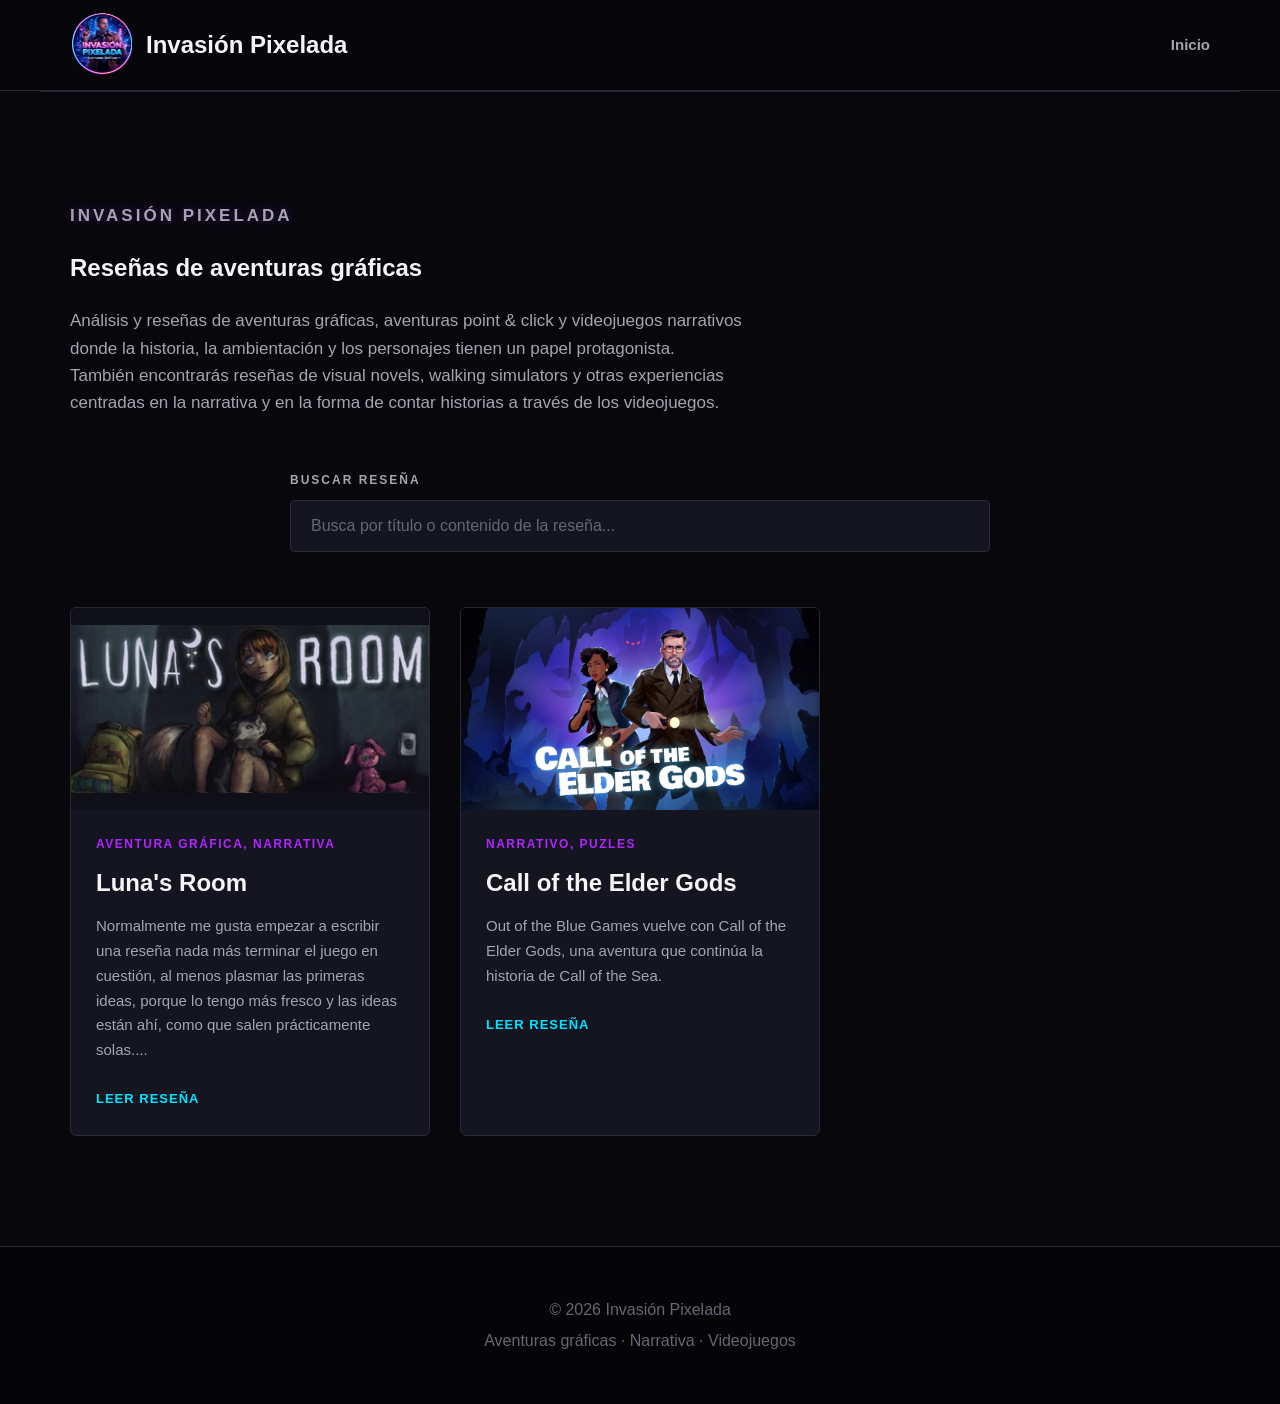
<file: resenas.html>
<!DOCTYPE html>
<!--
    INVASIÓN PIXELADA
    PÁGINA DE TODAS LAS RESEÑAS
    VERSIÓN INTERNA: IP-REVIEWS-009
-->
<html lang="es">

<head>

    <meta charset="UTF-8">

    <meta
        name="viewport"
        content="width=device-width, initial-scale=1.0"
    >

    <title>
        Reseñas de aventuras gráficas y videojuegos narrativos | Invasión Pixelada
    </title>

    <meta
        name="description"
        content="Reseñas de aventuras gráficas, aventuras point & click, videojuegos narrativos, visual novels y walking simulators en Invasión Pixelada."
    >

    <link
        rel="canonical"
        href="https://invasionpixelada.github.io/invasion-pixelada/resenas.html"
    >

    <link
        rel="icon"
        type="image/png"
        href="imagenes/nuevo_logo_invasion_pixelada.png"
    >

    <meta
        name="theme-color"
        content="#08080d"
    >


    <!-- =================================================
         OPEN GRAPH
         ================================================= -->

    <meta
        property="og:type"
        content="website"
    >

    <meta
        property="og:locale"
        content="es_ES"
    >

    <meta
        property="og:title"
        content="Reseñas de aventuras gráficas y videojuegos narrativos | Invasión Pixelada"
    >

    <meta
        property="og:description"
        content="Reseñas de aventuras gráficas, point & click, videojuegos narrativos, visual novels y walking simulators en Invasión Pixelada."
    >

    <meta
        property="og:url"
        content="https://invasionpixelada.github.io/invasion-pixelada/resenas.html"
    >

    <meta
        property="og:site_name"
        content="Invasión Pixelada"
    >

    <meta
        property="og:image"
        content="https://invasionpixelada.github.io/invasion-pixelada/imagenes/nuevo_logo_invasion_pixelada.png"
    >

    <meta
        property="og:image:alt"
        content="Logo de Invasión Pixelada"
    >


    <!-- =================================================
         DATOS ESTRUCTURADOS
         ================================================= -->

    <script type="application/ld+json">
    {
        "@context": "https://schema.org",
        "@graph": [
            {
                "@type": "CollectionPage",
                "@id": "https://invasionpixelada.github.io/invasion-pixelada/resenas.html#webpage",
                "url": "https://invasionpixelada.github.io/invasion-pixelada/resenas.html",
                "name": "Reseñas de aventuras gráficas y videojuegos narrativos | Invasión Pixelada",
                "description": "Reseñas de aventuras gráficas, point & click, videojuegos narrativos, visual novels y walking simulators.",
                "isPartOf": {
                    "@id": "https://invasionpixelada.github.io/invasion-pixelada/#website"
                },
                "inLanguage": "es"
            },
            {
                "@type": "WebSite",
                "@id": "https://invasionpixelada.github.io/invasion-pixelada/#website",
                "url": "https://invasionpixelada.github.io/invasion-pixelada/",
                "name": "Invasión Pixelada",
                "description": "Web dedicada a aventuras gráficas, videojuegos narrativos, point & click, visual novels y walking simulators.",
                "inLanguage": "es"
            },
            {
                "@type": "Organization",
                "@id": "https://invasionpixelada.github.io/invasion-pixelada/#organization",
                "name": "Invasión Pixelada",
                "url": "https://invasionpixelada.github.io/invasion-pixelada/",
                "logo": {
                    "@type": "ImageObject",
                    "url": "https://invasionpixelada.github.io/invasion-pixelada/imagenes/nuevo_logo_invasion_pixelada.png"
                },
                "sameAs": [
                    "https://www.youtube.com/@invasionpixelada"
                ]
            }
        ]
    }
    </script>


    <link
        rel="stylesheet"
        href="style.css"
    >

    <style>

        /* =================================================
           BUSCADOR DE RESEÑAS
           ================================================= */

        .reviews-search {
            max-width: 700px;

            margin: 0 auto 55px;
        }

        .reviews-search-label {
            display: block;

            margin-bottom: 10px;

            color: var(--text-muted);

            font-size: 12px;
            font-weight: 700;

            text-transform: uppercase;
            letter-spacing: 2px;
        }

        .reviews-search-input {
            width: 100%;

            padding: 16px 20px;

            background: var(--bg-card);

            color: var(--text-main);

            border: 1px solid var(--border);
            border-radius: 4px;

            font-family: inherit;
            font-size: 16px;

            outline: none;

            transition:
                border-color 0.2s ease,
                box-shadow 0.2s ease;
        }

        .reviews-search-input::placeholder {
            color: var(--text-dark);
        }

        .reviews-search-input:focus {
            border-color: var(--neon-purple);

            box-shadow:
                0 0 15px rgba(176, 38, 255, 0.18);
        }

        .reviews-search-results {
            margin-top: 14px;

            color: var(--text-muted);

            font-size: 14px;
        }

        .reviews-no-results {
            grid-column: 1 / -1;

            padding: 60px 30px;

            background: var(--bg-card);

            border: 1px solid var(--border);
            border-radius: 6px;

            color: var(--text-muted);

            text-align: center;
        }

        @media (max-width: 700px) {

            .reviews-search {
                margin-bottom: 40px;
            }

            .reviews-search-input {
                padding: 14px 16px;

                font-size: 15px;
            }

        }

    </style>

</head>


<body>

    <!-- =================================================
         CABECERA
         ================================================= -->

    <header class="site-header">

        <div class="header-content">

            <a
                href="index.html#inicio"
                class="logo"
            >

                <img
                    src="imagenes/nuevo_logo_invasion_pixelada.png"
                    alt="Invasión Pixelada"
                >

                <span>
                    Invasión Pixelada
                </span>

            </a>


            <!-- =================================================
                 NAVEGACIÓN PRINCIPAL
                 SOLO INICIO
                 ================================================= -->

            <nav
                class="main-nav"
                aria-label="Navegación principal"
            >

                <a href="index.html#inicio">
                    Inicio
                </a>

            </nav>

        </div>

    </header>


    <!-- =================================================
         CONTENIDO PRINCIPAL
         ================================================= -->

    <main>

        <section class="content-section reviews-section">

            <div class="section-heading">

                <p class="section-label">
                    INVASIÓN PIXELADA
                </p>

                <h1>
                    Reseñas de aventuras gráficas
                </h1>

                <p>
                    Análisis y reseñas de aventuras gráficas,
                    aventuras point & click y videojuegos narrativos
                    donde la historia, la ambientación y los personajes
                    tienen un papel protagonista.
                </p>

                <p>
                    También encontrarás reseñas de visual novels,
                    walking simulators y otras experiencias centradas
                    en la narrativa y en la forma de contar historias
                    a través de los videojuegos.
                </p>

            </div>


            <!-- =================================================
                 BUSCADOR
                 ================================================= -->

            <div class="reviews-search">

                <label
                    class="reviews-search-label"
                    for="reviews-search-input"
                >
                    Buscar reseña
                </label>

                <input
                    type="search"
                    id="reviews-search-input"
                    class="reviews-search-input"
                    placeholder="Busca por título o contenido de la reseña..."
                    autocomplete="off"
                >

                <div
                    id="reviews-search-results"
                    class="reviews-search-results"
                    aria-live="polite"
                ></div>

            </div>


            <!-- =================================================
                 TODAS LAS RESEÑAS
                 ================================================= -->

            <div class="all-reviews-container">

                <!-- TODAS LAS RESEÑAS: INICIO -->

                <div class="reviews-grid">


                    <!-- =================================================
                         LUNA'S ROOM
                         ================================================= -->

                    <article
                        class="review-card"
                        data-search="Luna&#x27;s Room Aventura gráfica, narrativa Normalmente me gusta empezar a escribir una reseña nada más terminar el juego en cuestión, al menos plasmar las primeras ideas, porque lo tengo más fresco y las ideas están ahí, como que salen prácticamente solas. Pero en este caso no ha sido así. Terminé Luna’s Room cerca de las doce de la noche y decidí dejarlo reposar, consultarlo con la almohada, como se suele decir. Porque ya os aviso, es un juego que deja poso. Tiene un mensaje muy bonito, pero dentro de una temática bastante adulta y dura. Así que preferí empezar a escribir al día siguiente, con las ideas más claras. Y sinceramente, creo que fue una buena decisión. Porque estoy seguro de que después de leer este artículo, vais a ir directamente a jugarlo. Luna’s Room nos plantea una experiencia íntima en la que, a través de una única habitación y los objetos que hay en ella, iremos reconstruyendo recuerdos y entendiendo poco a poco qué está pasando realmente. La premisa es sencilla, la protagonista, Luna, despierta en una habitación extraña, le van llegando recuerdos a cuentagotas y deberá encajar todas las piezas para escapar. Para ello contará con la ayuda de su gato, Miga. Pero como suele pasar en este tipo de juegos, lo importante no es tanto lo que ves, sino lo que hay detrás, porque este juego habla sobre todo de la pérdida, como reza en la propia página de Steam y un tema como ese pocas veces se narra de una forma directa. Ambientación Desde el primer momento el juego ya te coloca en una situación bastante incómoda. Arrancamos con una escena nocturna, alguien conduciendo, y un “despierta, Luna” que ya te deja un poco descolocado. Y acto seguido aparecemos en una habitación completamente destartalada, con elementos extraños como un carro de la compra destrozado con un televisor dentro y nuestro personaje tirado en el suelo. No hay una banda sonora constante ni un hilo musical que te acompañe todo el tiempo, algo en lo que suelo fijarme mucho. De hecho, en muchos momentos lo único que tienes es un zumbido ambiental, un sonido casi imperceptible que genera una sensación bastante incómoda. Y funciona, porque transmite justo lo que tiene que transmitir… mal rollo. Además, desde los primeros compases, cuando conoces al “Guardián”, ya intuyes que el juego no va por un camino precisamente amable. Todo apunta a algo turbio, aunque al principio no tengas del todo claro lo que pasa. Gráficos El apartado visual apuesta por un pixel art bastante cuidado, se nota el cariño puesto y las horas de dedicación. Las animaciones, tanto de Luna como del gato, Miga, están muy bien resueltas. Especialmente ese detalle de la respiración constante de Luna, que evita que todo se sienta estático, algo que se agradece mucho teniendo en cuenta que la acción se desarrolla en un espacio muy reducido. No es un juego que busque el espectáculo visual, pero dentro de su propuesta cumple muy bien y aporta lo necesario para reforzar la atmósfera. También he de reconocer que hay un par de primeros planos que me han encantado. Jugabilidad A nivel jugable estamos ante una aventura gráfica bastante clásica en su planteamiento. Al acercar el cursor a los objetos aparecen los textos correspondientes, con clic izquierdo interactuamos y con el derecho examinamos más a fondo. Además, contamos con un menú superior desde el que accedemos al inventario, muy en la línea de las aventuras de toda la vida, donde podremos combinar objetos entre sí y por supuesto, con zonas del escenario. En cuanto a los puzles, el juego está bastante guiado. Son intuitivos y, en muchos casos, el propio juego te va dando pistas bastante directas a través de los comentarios de Miga. Esto reduce bastante la exigencia si lo comparamos con propuestas más clásicas o más “hardcore”, pero también creo que es una decisión totalmente consciente. Aquí el foco no está en ponerte a prueba, sino en que avances y vivas la historia. Eso sí, hay ciertos puzles que puedes resolverlos en el orden que quieras, no es tan lineal en ese sentido como quizá otras aventuras, aunque realmente solo hay un camino que seguir. Además, el juego introduce un sistema de conversaciones, centrado principalmente en nuestras interacciones con Miga. En determinados momentos podremos hablar con nuestro inseparable gato, especialmente cuando la situación se complica, y no solo aporta contexto narrativo, sino que también funciona como una pequeña ayuda para avanzar. Miga tiene un carácter muy particular, con ese punto ácido que más de una vez me ha sacado una sonrisa. Y no es solo un alivio cómico, como suele decirse en cine, es de esos personajes que están ahí acompañándote durante toda la experiencia y que terminan aportando mucho más de lo que parece a simple vista. Dificultad La dificultad, seamos claros, es baja. Es un juego asequible, accesible incluso para alguien que no esté muy acostumbrado a las aventuras gráficas. Y en ese sentido puede ser un muy buen punto de entrada al género. Si buscas retos complejos o puzles que te hagan estrujarte el cerebro durante horas, este no es tu juego. Pero tampoco pretende serlo. Guion Creo, sin temor a equivocarme, que es aquí donde el juego realmente marca la diferencia. Nada más empezar, Luna está inconsciente en la habitación y escucha una voz que resulta ser la de su gato. Pasado el shock de que su gato hable, Luna se da cuenta de que Miga tiene bastante carácter. Es sarcástico e incluso va dejando comentarios con cierta mala leche y, en muchas ocasiones, actúa casi como si fuera la voz de su conciencia. La verdad es que funciona muy bien porque está constantemente ahí, soltando la puntilla. Por otro lado, tenemos al Guardián, una figura bastante inquietante que se expresa mediante acertijos y que refuerza esa sensación de que todo lo que está ocurriendo tiene un trasfondo mucho más profundo. El juego toca temas como la vida, la muerte o incluso la reencarnación. Pero no lo hace de forma directa, sino a través de simbolismos, dobles sentidos y pequeñas piezas que tienes que ir encajando. La premisa, como decía, es clara, escapar de la habitación, pero lo importante es todo lo que hay debajo, es ahí es donde el juego se vuelve realmente interesante. Además, el personaje de Luna va haciendo referencias constantes a su vida personal, especialmente a la figura de su padre, que tiene bastante peso dentro de la historia, y en menor medida a su madre. Es un guion más complejo de lo que parece, donde muchas veces pesa más lo que no se dice que lo que se dice. Sonido El juego arranca con una canción bastante potente que ya marca un poco el tono inicial. A partir de ahí, la música aparece en momentos muy concretos y cuando lo hace, toca la fibra emocional. No está de forma constante, pero cuando entra, tiene sentido. No hay doblaje como tal, salvo en un personaje concreto, lo cual también refuerza ese tono íntimo y personal que busca el juego. Impacto emocional Aquí es donde el juego me ha tocado la fibra. Hay un momento en el que empiezas a entender realmente qué está pasando y ahí es donde se te hace un nudo en la garganta (al menos eso me pasó a mí). Evidentemente, aquí también entra en juego la experiencia personal de cada uno. En mi caso, siendo padre, hay ciertas cosas que me han tocado especialmente. Pero más allá de eso, es un juego que te hace pensar. Que no te deja indiferente. Y que, cuando terminas, te obliga a darle una vuelta a todo lo que has vivido. Duración La duración ronda entre los 60 y 90 minutos, dependiendo de lo que te detengas o de lo que tardes en resolver los puzles. Es una experiencia breve, muy contenida, que casi se siente como ver una película. En este punto me cuesta ser objetivo, porque yo valoro positivamente que la duración sea contenida, por supuesto, siempre y cuando esté justificado y sea lo suficientemente rico en narrativa e intensidad. Finales El juego cuenta con dos finales. El punto de decisión es bastante claro, lo que facilita que puedas guardar partida y ver ambos sin problema. Y lo interesante es que no hay un final claramente bueno o malo. La elección se siente más como algo personal que como una decisión correcta o incorrecta. Me ha gustado mucho incluso la parte final de agradecimientos, acompañada por una música increíble de Alex “AP Nightgame” y además con nombres conocidos, algunos de los cuales he tenido el placer de entrevistar. Conclusiones Para mí, es de lo mejor que he jugado este año, así sin anestesia. Me recuerda en cierta manera a Upstairs, también de este año 2026, tanto por su duración como por esa capacidad de contar una historia adulta y con un trasfondo bastante turbio. Creo que ahí está la clave, no quiere ser un juego difícil, sino hacerte sentir algo. Y para mí, lo consigue, vaya que si lo consigue. Así que, sinceramente, enhorabuena a Jacob por el trabajo realizado, porque aquí hay algo más que una simple aventura gráfica."
                    >

                        <a
                            href="reseñas/Lunas Room/"
                            class="review-card-image"
                        >

                            <img
                                src="reseñas/Lunas Room/portada.jpg"
                                alt="Portada de Luna&#x27;s Room"
                                loading="lazy"
                            >

                        </a>


                        <div class="review-card-content">

                            <p class="review-card-genre">
                                Aventura gráfica, narrativa
                            </p>

                            <h3>
                                Luna&#x27;s Room
                            </h3>

                            <p>
                                Normalmente me gusta empezar a escribir una reseña nada más terminar el juego en cuestión, al menos plasmar las primeras ideas, porque lo tengo más fresco y las ideas están ahí, como que salen prácticamente solas....
                            </p>

                            <a
                                href="reseñas/Lunas Room/"
                                class="review-card-link"
                            >
                                LEER RESEÑA
                            </a>

                        </div>

                    </article>


                    <!-- =================================================
                         CALL OF THE ELDER GODS
                         ================================================= -->

                    <article
                        class="review-card"
                        data-search="Call of the Elder Gods Narrativo, puzles Out of the Blue Games vuelve con Call of the Elder Gods, una aventura que continúa la historia de Call of the Sea. De alguna forma, hasta yo mismo, que no soy un experto a nivel técnico, veo cierta evolución en el estudio, desde lo que vimos en Call of the Sea, pasando por American Arcadia, hasta lo visto en este juego que nos ocupa. Por cierto, sigo también muy de cerca, el juego The Vigilante Diaries, que aún no tiene fecha de lanzamiento en el momento en el que escribo este artículo. En Call of the Elder Gods, la historia se centra en Harry Everhart, un profesor de la Universidad de Miskatonic, que empieza a tener una serie de visiones de lo más perturbadoras, relacionadas con una especie de lodo negro. Por otro lado, tenemos también a Evangeline Drayton, una alumna atormentada por unos sueños relacionados con un artefacto del pasado en forma de estatuilla. Lo que comienza como una búsqueda de respuestas acaba derivando en algo mucho más grande, antiguo y también mucho más inquietante de lo que parecía en un principio. Al inicio puede dar la sensación de que estamos ante una historia más centrada en la ciencia ficción, pero también es una historia de misterio con ciertos toques que rozan el horror. Además, se permite tocar otros elementos que no quiero desvelar demasiado por evitar spoilers, pero que le dan aún más contexto y profundidad a todo lo que está ocurriendo. Nada más empezar, el juego te pregunta directamente si has jugado a Call of the Sea, algo que sirve para que no te pierdas detalles importantes, tanto si no lo jugaste como si hace tiempo que lo hiciste y no recuerdas bien la historia. Aquí, además, tenemos a Norah Everhart como narradora, algo que refuerza aún más el vínculo entre ambos juegos. ¿Es necesario haber jugado Call of the Sea para enfrentarnos a este título? La respuesta corta es, no. Pero como siempre, si lo has jugado, encontrarás ciertos matices y referencias que, de otra forma, pasarían desapercibidos. El juego tiene escenarios que, a nivel visual, pueden parecer agradables, gracias a ese estilo que se asemeja al cartoon y muy coloridos en algunos momentos, pero que al mismo tiempo transmiten una sensación constante de inquietud. Eso funciona muy bien con el tipo de historia que plantea el juego, porque no hay que olvidar que estamos dentro de un universo inspirado en los mitos de Lovecraft. Pero mantengamos la calma, el juego nunca se olvida de que pertenece a este universo y por tanto veremos todo tipo de referencias, en textos, conversaciones, cuadros, etc. Y aunque la temática está clara, conviene remarcar que no es un juego de terror al uso, pero sí mantiene un tono de tensión y misterio prácticamente todo el tiempo. Si algo siempre llama la atención de los juegos del estudio madrileño, es el apartado artístico, más potenciado en este título si cabe gracias al motor Unreal Engine 5. Se nota que hay un salto respecto a Call of the Sea, sobre todo en la iluminación, en el nivel de detalle de los escenarios y en cómo todo en general se ve más definido y con más presencia en pantalla, sin perder ese estilo tan característico del estudio. A pesar de que el juego es lineal, la sensación no siempre es esa. Los escenarios son lo suficientemente amplios como para que puedas moverte con libertad, explorar a tu ritmo y entender bien cada espacio. No da la sensación de estar avanzando por zonas cerradas, sino de recorrer lugares que tienen cierta coherencia y que invitan a la investigación y, creedme, algún que otro objeto escondido encontraréis si sois tan curiosos como yo. Por poner un ejemplo, en el segundo capítulo, en las cuevas que visitamos, ya se percibe que no es un pequeño espacio donde movernos, sino que da la impresión de estar ante un escenario realmente grande, tanto en lo superficial como en lo más profundo (y hasta ahí puedo leer). No disponemos de un inventario como tal, pero en ocasiones usaremos algún objeto que hayamos adquirido para resolver el puzle de turno. Cabe destacar también que, para hacer algo más dinámico el juego en su apartado narrativo, este nos da opciones de respuesta en algunas conversaciones. Podremos elegir cómo reaccionar y eso mantiene una sensación constante de estar participando de la historia en todo momento. Para hablar de la dificultad, trataremos el tema de los puzles, el punto fuerte del juego, al menos en mi opinión. Están bien integrados en la narrativa y en los escenarios, y la curva de dificultad va in crescendo a medida que avanzamos por los diferentes capítulos. Cierto es que algunos, pese a ser más complejos, se os pueden dar mejor. A mí, por ejemplo, se me atragantó el puzle del capítulo 3 y, en cambio, otros posteriores los saqué con nota. Aquí dependerá de vuestra pericia y de qué tipo de puzle se os dé mejor. Alternamos entre Evangeline y Harry para resolver los diferentes retos que se nos presentan y gracias a un sistema de pistas (que se puede desactivar), el juego hará que no nos quedemos atascados. Incluso si llegamos a atascarnos por completo, en el menú de pausa, tenemos la opción de pedir más pistas e incluso de ver la solución completa del enigma. Y ya digo, no se me caen los anillos en reconocer que me atasqué mucho en un puzle relacionado con un ritual que servía para desbloquear un ascensor en ese capítulo 3, y necesité un pequeño empujoncito de dicha ayuda. Yo esto lo veo perfecto, no puedo entender, si la hubiera, queja alguna, puesto que es algo que se puede ignorar totalmente si lo que se quiere es una experiencia retadora. De todas formas, dejando a un lado este sistema de pistas o ayuda, las que están distribuidas por el juego están pensadas para que las vayamos encontrando de una manera orgánica y lo interesante es que el hecho de anotar una en nuestra libreta no resuelve automáticamente el acertijo, sino que tendremos que cruzar y analizar nosotros mismos la información que hayamos ido encontrando. Tendremos que fijarnos, recordar, relacionar información y en muchos casos, tirar de nuestro propio criterio. Podemos apoyarnos en el diario del juego, claro, pero también podemos hacer lo que hacíamos los de la vieja escuela, apuntar las cosas por nuestra cuenta en un papel y lápiz si queremos, y eso le dará aún más ese rollo de aventura de las que jugábamos cuando éramos más jóvenes y no peinábamos canas. En conclusión, es un juego exigente, con puzles bastante complejos que nos obligan a estar muy atentos a todo lo que vamos encontrando. Puede que en algún momento echemos en falta alguna pista más de las que están distribuidas por el propio juego, no tanto de ese sistema de ayuda más directo, sino de las que forman parte del escenario y la narrativa. Aun así, creo que todos los enigmas se pueden resolver. Eso sí, si buscáis una experiencia más ligera, con puzles más llevaderos, quizá deberíais pensaros si este es vuestro juego. Pero si lo que queréis es un reto de verdad, de los que os hacen estrujaros el cerebro, aquí lo vais a encontrar. Si nos centramos en el guion, tenemos una historia que funciona muy bien, con la dosis justa de intriga y puzles bien integrados en la misma. El inicio es bastante directo, desde el prólogo ya se genera esa intriga que comentaba, pero es en el primer capítulo donde realmente ya estamos dentro del juego. No se anda con rodeos ni nos hace esperar demasiado para meternos en situación. Esto no significa que las cosas vayan aceleradas o que queden sin explicar, simplemente se nota que el guion está hecho para tenernos enganchados desde el primer momento. Y en ese sentido, el primer encuentro con el profesor funciona muy bien como punto de partida. Una cosa que me encanta de las aventuras de este tipo y que creo que de alguna forma está ligado al guion y a los acontecimientos que se narran, es la sensación de estar viajando constantemente, muy al estilo Indiana Jones y este juego hace incluso un guiño a la forma en la que se representan dichos viajes. Estas cinemáticas y otras están bastante trabajadas y mantienen una estética acorde al resto del juego. Son cinemáticas semi-estáticas y esto no lo quiero nombrar como una cosa que reste, pero sí se nota que quizá no se ha podido realizar algo más dinámico y continuista con lo que es el resto del videojuego. Para terminar con este apartado, tendremos partes donde, mediante flashbacks, podremos desentrañar partes de la historia que aún no se hayan explicado. Flashbacks que no solo aportarán a la historia, como digo, sino que también serán jugables. A nivel de personajes, destacaría el contraste de carácter que hay entre ambos protagonistas. Ese es el punto que hace que conectes rápidamente con alguno de ellos. Evangeline es más impulsiva, más directa, va al grano y eso contrasta bastante con el tono del profesor, que es más pausado, dubitativo y cuidadoso. En cuanto al sonido, a nivel de efectos el juego es correcto. Cumple bien en todo momento, acompaña lo que está pasando en pantalla, pero no hay nada especialmente destacable que os vaya a volar la cabeza. La banda sonora va un poco en esa misma línea. Funciona bien, aparece en los momentos adecuados y acompaña la experiencia, pero no es de esas que se os quedarán grabadas o que acabaréis tarareando después. No por ello es mala, ni mucho menos, pero sí que es cierto que no es uno de los apartados más destacables del juego. Donde sí destaca claramente es en el doblaje. Está a un grandísimo nivel, con actores y actrices como Yuri Lowenthal y Cissy Jones, que han participado en juegos como Spider-Man o Baldur’s Gate 3. Antes de centrarme en el final de verdad, quería hacer mención al último gran puzle del juego, magistral. Me parece increíble como ha sido pensado todo lo que hay en esas ruinas, desde el tema de los espejos y la luz, hasta el mecanismo de símbolos que tiene asociado. En cuanto al final, el juego cuenta con dos, una decisión al final del juego como ya se ha visto muchas otras veces en distintos juegos y tendremos que elegir la que consideremos que es mejor. Conclusiones ¿Tiene algún punto negativo? Pues salvo algún pequeño bug en la lectura de algún texto, poco más negativo puedo destacar y todo esto, teniendo en cuenta que lo he podido jugar antes de su lanzamiento, por lo que seguro que nada de esto que me he encontrado estará en la versión final. Está claro que yo soy el público objetivo del juego y que haber jugado a Call of the Sea, hace que ya estuviera dentro casi antes de arrancar el juego y su duración, de aproximadamente 7 horas, hace que te lo puedas jugar en 3 o 4 sesiones. Evidentemente, no voy a desvelar nada del final, pero lo que sí puedo decir es que da la sensación de que todo lo que plantea el juego está bien construido y conectado, haciendo, que si además habéis jugado al nombrado Call of the Sea, la experiencia sea óptima. En conjunto, Call of the Elder Gods es una aventura que entra bien desde el principio, que mantiene el interés con su ambientación y que apuesta por unos puzles que realmente os harán pensar y lo dicho, si además venís de jugar el juego anterior, tenéis algo que no solo continúa esa base, sino que la amplía con bastante acierto. Así que tenéis ante vosotros una aventura que, si queréis, os exige pero que también sabe cómo recompensaros."
                    >

                        <a
                            href="reseñas/Call of the Elder Gods/"
                            class="review-card-image"
                        >

                            <img
                                src="reseñas/Call of the Elder Gods/portada.jpg"
                                alt="Portada de Call of the Elder Gods"
                                loading="lazy"
                            >

                        </a>


                        <div class="review-card-content">

                            <p class="review-card-genre">
                                Narrativo, puzles
                            </p>

                            <h3>
                                Call of the Elder Gods
                            </h3>

                            <p>
                                Out of the Blue Games vuelve con Call of the Elder Gods, una aventura que continúa la historia de Call of the Sea.
                            </p>

                            <a
                                href="reseñas/Call of the Elder Gods/"
                                class="review-card-link"
                            >
                                LEER RESEÑA
                            </a>

                        </div>

                    </article>


                </div>

                <!-- TODAS LAS RESEÑAS: FIN -->

            </div>

        </section>

    </main>


    <!-- =================================================
         FOOTER
         ================================================= -->

    <footer class="site-footer">

        <p>
            © 2026 Invasión Pixelada
        </p>

        <p>
            Aventuras gráficas · Narrativa · Videojuegos
        </p>

    </footer>


    <!-- =================================================
         BUSCADOR DE RESEÑAS
         VERSIÓN INTERNA: IP-SEARCH-001
         ================================================= -->

    <script>

        const buscador =
            document.getElementById(
                "reviews-search-input"
            );


        const resultados =
            document.getElementById(
                "reviews-search-results"
            );


        const contenedor =
            document.querySelector(
                ".all-reviews-container .reviews-grid"
            );


        function normalizarTexto(texto) {

            return texto
                .toLowerCase()
                .normalize("NFD")
                .replace(
                    /[\u0300-\u036f]/g,
                    ""
                );

        }


        function buscarResenas() {

            const consulta =
                normalizarTexto(
                    buscador.value.trim()
                );


            const tarjetas =
                contenedor.querySelectorAll(
                    ".review-card"
                );


            let visibles = 0;


            tarjetas.forEach(
                tarjeta => {

                    const contenido =
                        normalizarTexto(
                            tarjeta.dataset.search || ""
                        );


                    const coincide =
                        consulta === ""
                        ||
                        contenido.includes(
                            consulta
                        );


                    tarjeta.style.display =
                        coincide
                        ? ""
                        : "none";


                    if (coincide) {

                        visibles++;

                    }

                }
            );


            let mensaje =
                contenedor.querySelector(
                    ".reviews-no-results"
                );


            if (mensaje) {

                mensaje.remove();

            }


            if (
                consulta !== ""
                &&
                visibles === 0
            ) {

                mensaje =
                    document.createElement(
                        "div"
                    );


                mensaje.className =
                    "reviews-no-results";


                mensaje.textContent =
                    "No se ha encontrado ninguna reseña.";


                contenedor.appendChild(
                    mensaje
                );

            }


            if (consulta === "") {

                resultados.textContent = "";

            } else {

                resultados.textContent =
                    visibles === 1
                    ? "1 reseña encontrada"
                    : `${visibles} reseñas encontradas`;

            }

        }


        buscador.addEventListener(
            "input",
            buscarResenas
        );


        /*
           El generador de reseñas introduce las tarjetas
           automáticamente. Esperamos un instante para
           asegurarnos de que el DOM esté preparado.
        */

        buscarResenas();

    </script>

</body>

</html>
</file>
<file: style.css>
/* =========================================
   IDENTIDAD VISUAL
   ========================================= */

:root {
    --bg-main: #08080c;
    --bg-section: #0e0e15;
    --bg-card: #151521;

    --neon-purple: #b026ff;
    --neon-cyan: #00e5ff;
    --neon-pink: #ff2bd6;

    --text-main: #f5f5f7;
    --text-muted: #a4a4b2;
    --text-dark: #666674;

    --border: #292936;

    --max-width: 1200px;
}


/* =========================================
   BASE
   ========================================= */

* {
    box-sizing: border-box;
}

html {
    scroll-behavior: smooth;
}

body {
    margin: 0;
    font-family: Arial, sans-serif;

    background: var(--bg-main);
    color: var(--text-main);

    line-height: 1.6;
}

a {
    color: inherit;
}


/* =========================================
   CABECERA
   ========================================= */

.site-header {
    position: sticky;
    top: 0;
    z-index: 1000;

    background: rgba(8, 8, 12, 0.96);

    border-bottom: 1px solid var(--border);

    backdrop-filter: blur(12px);
}

.header-content {
    width: 100%;
    max-width: var(--max-width);

    height: 90px;

    margin: 0 auto;
    padding: 10px 30px;

    display: flex;
    align-items: center;
    justify-content: space-between;

    gap: 30px;
}


/* =========================================
   LOGO
   ========================================= */

.logo {
    display: flex;
    align-items: center;

    gap: 12px;

    color: var(--text-main);

    text-decoration: none;

    font-size: 24px;
    font-weight: 800;

    white-space: nowrap;

    transition:
        color 0.2s ease,
        text-shadow 0.2s ease;
}

.logo img {
    display: block;

    width: 64px;
    height: 64px;

    object-fit: contain;

    border-radius: 50%;
}

.logo:hover {
    color: var(--neon-cyan);

    text-shadow:
        0 0 8px rgba(0, 229, 255, 0.6);
}


/* =========================================
   NAVEGACIÓN
   ========================================= */

.main-nav {
    display: flex;
    align-items: center;

    gap: 30px;
}

.main-nav a {
    position: relative;

    color: var(--text-muted);

    text-decoration: none;

    font-size: 15px;
    font-weight: 600;

    transition: color 0.2s ease;
}

.main-nav a::after {
    content: "";

    position: absolute;

    left: 0;
    bottom: -7px;

    width: 0;
    height: 2px;

    background: var(--neon-cyan);

    box-shadow:
        0 0 8px rgba(0, 229, 255, 0.7);

    transition: width 0.2s ease;
}

.main-nav a:hover {
    color: var(--text-main);
}

.main-nav a:hover::after {
    width: 100%;
}


/* =========================================
   PORTADA
   ========================================= */

.hero {
    min-height: 680px;

    display: flex;
    align-items: center;
    justify-content: center;

    position: relative;
    overflow: hidden;

    text-align: center;

    padding: 100px 20px;

    /*
       La imagen ciudad.png está dentro de:
       imagenes/ciudad.png
    */

    background-image:
        linear-gradient(
            rgba(8, 8, 12, 0.58),
            rgba(8, 8, 12, 0.72)
        ),
        url("imagenes/ciudad.png");

    background-size: cover;
    background-position: center;
    background-repeat: no-repeat;
}

.hero::before {
    content: "";

    position: absolute;

    inset: 0;

    background:
        linear-gradient(
            rgba(255, 255, 255, 0.025) 1px,
            transparent 1px
        ),
        linear-gradient(
            90deg,
            rgba(255, 255, 255, 0.025) 1px,
            transparent 1px
        );

    background-size: 50px 50px;

    pointer-events: none;

    opacity: 0.5;
}

.hero-content {
    position: relative;

    z-index: 1;

    max-width: 900px;

    margin: 0 auto;
}

.hero-label {
    margin: 0 0 20px;

    color: var(--neon-cyan);

    font-size: 13px;
    font-weight: 700;

    letter-spacing: 4px;

    text-shadow:
        0 0 10px rgba(0, 229, 255, 0.5);
}

.hero h1 {
    margin: 0;

    color: var(--text-main);

    font-size: clamp(44px, 7vw, 82px);

    line-height: 1.02;

    letter-spacing: -2px;

    text-shadow:
        0 0 30px rgba(176, 38, 255, 0.35);
}

.hero-description {
    max-width: 720px;

    margin: 35px auto;

    color: var(--text-main);

    font-size: 19px;

    line-height: 1.7;

    text-shadow:
        0 2px 10px rgba(0, 0, 0, 0.8);
}


/* =========================================
   BOTÓN
   ========================================= */

.button {
    display: inline-block;

    padding: 14px 30px;

    background: var(--neon-purple);

    color: white;

    text-decoration: none;

    font-weight: 700;

    border-radius: 4px;

    box-shadow:
        0 0 12px rgba(176, 38, 255, 0.45);

    transition:
        transform 0.2s ease,
        box-shadow 0.2s ease,
        background 0.2s ease;
}

.button:hover {
    transform: translateY(-3px);

    background: var(--neon-pink);

    box-shadow:
        0 0 25px rgba(255, 43, 214, 0.65);
}


/* =========================================
   SECCIONES
   ========================================= */

.content-section {
    max-width: var(--max-width);

    margin: 0 auto;

    padding: 110px 30px;
}

.section-heading {
    max-width: 720px;

    margin-bottom: 55px;
}

.section-label {
    margin: 0 0 12px;

    color: var(--neon-purple);

    font-size: 12px;

    font-weight: 700;

    letter-spacing: 3px;

    text-shadow:
        0 0 10px rgba(176, 38, 255, 0.35);
}

.section-heading h2 {
    margin: 0 0 18px;

    font-size: 46px;

    line-height: 1.1;

    letter-spacing: -1px;
}

.section-heading > p {
    margin: 0;

    color: var(--text-muted);

    font-size: 17px;
}


/* =========================================
   VÍDEOS
   ========================================= */

.video-grid {
    display: grid;

    grid-template-columns:
        repeat(2, minmax(0, 1fr));

    gap: 30px;
}

.video-card {
    overflow: hidden;

    background: var(--bg-card);

    border: 1px solid var(--border);

    border-radius: 6px;

    transition:
        transform 0.25s ease,
        border-color 0.25s ease,
        box-shadow 0.25s ease;
}

.video-card:hover {
    transform: translateY(-6px);

    border-color: rgba(176, 38, 255, 0.6);

    box-shadow:
        0 10px 35px rgba(0, 0, 0, 0.4),
        0 0 20px rgba(176, 38, 255, 0.08);
}

.video-placeholder {
    aspect-ratio: 16 / 9;

    display: flex;
    align-items: center;
    justify-content: center;

    overflow: hidden;

    background:
        linear-gradient(
            135deg,
            #191923,
            #101018
        );

    color: var(--text-dark);

    font-size: 18px;

    font-weight: 700;

    letter-spacing: 2px;
}

.video-placeholder img {
    display: block;

    width: 100%;
    height: 100%;

    object-fit: cover;
}

.video-info {
    padding: 22px;
}

.video-info h3 {
    margin: 0 0 8px;

    font-size: 20px;
}

.video-info p {
    margin: 0;

    color: var(--text-muted);

    font-size: 14px;
}


/* =========================================
   RESEÑAS Y TIENDA
   ========================================= */

.reviews-section,
.store-section {
    border-top: 1px solid var(--border);
}

.future-content {
    padding: 45px 30px;

    background: var(--bg-card);

    border: 1px solid var(--border);

    border-radius: 6px;

    color: var(--text-muted);

    text-align: center;
}


/* =========================================
   FOOTER
   ========================================= */

.site-footer {
    padding: 45px 30px;

    background: #050508;

    border-top: 1px solid var(--border);

    color: var(--text-dark);

    text-align: center;
}

.site-footer p {
    margin: 5px 0;
}


/* =========================================
   MÓVIL
   ========================================= */

@media (max-width: 700px) {

    .header-content {
        height: auto;

        flex-direction: column;

        padding: 15px 20px;

        gap: 12px;
    }

    .logo {
        font-size: 21px;
    }

    .logo img {
        width: 52px;
        height: 52px;
    }

    .main-nav {
        gap: 18px;

        flex-wrap: wrap;

        justify-content: center;
    }

    .hero {
        min-height: 580px;

        padding: 70px 20px;

        background-position: center;
    }

    .hero h1 {
        letter-spacing: -1px;
    }

    .hero-description {
        font-size: 17px;
    }

    .content-section {
        padding: 75px 20px;
    }

    .section-heading h2 {
        font-size: 36px;
    }

    .video-grid {
        grid-template-columns: 1fr;
    }
}

/* =========================================================
   PÁGINAS DE RESEÑAS
   ========================================================= */

.review-page {
    width: 100%;
    max-width: 1000px;
    margin: 0 auto;
    padding: 90px 30px 120px;
}

.review {
    width: 100%;
}

.review-header {
    max-width: 850px;
    margin: 0 auto 55px;
    text-align: center;
}

.review-header .section-label {
    margin-bottom: 18px;
}

.review-header h1 {
    margin: 0 0 22px;

    font-size: clamp(42px, 6vw, 68px);
    line-height: 1.05;
    letter-spacing: -2px;

    text-shadow:
        0 0 30px rgba(176, 38, 255, 0.25);
}

.review-publication {
    display: inline-block;

    margin-top: 10px;

    padding: 10px 18px;

    color: var(--text-muted);

    font-size: 14px;

    border: 1px solid var(--border);
    border-radius: 4px;

    background: rgba(21, 21, 33, 0.7);
}

.review-publication a {
    color: var(--neon-cyan);
    font-weight: 700;
    text-decoration: none;
}

.review-publication a:hover {
    color: var(--neon-pink);
}


/* =========================================================
   PORTADA
   ========================================================= */

.review-cover-wrap {
    margin: 0 auto 55px;

    text-align: center;
}

.review-cover {
    display: block;

    width: min(100%, 720px);
    max-height: 520px;

    margin: 0 auto;

    object-fit: contain;

    border: 1px solid var(--border);
    border-radius: 6px;

    box-shadow:
        0 20px 60px rgba(0, 0, 0, 0.45),
        0 0 30px rgba(176, 38, 255, 0.08);
}


/* =========================================================
   FICHA TÉCNICA
   ========================================================= */

.review-metadata {
    max-width: 850px;

    margin: 0 auto 45px;

    padding: 28px;

    background: var(--bg-card);

    border: 1px solid var(--border);
    border-radius: 6px;

    box-shadow:
        0 15px 40px rgba(0, 0, 0, 0.25);
}

.review-data-grid {
    display: grid;

    grid-template-columns:
        repeat(2, minmax(0, 1fr));

    gap: 0;
}

.review-data-row {
    display: grid;

    grid-template-columns:
        minmax(100px, 0.7fr)
        minmax(0, 1.3fr);

    gap: 20px;

    padding: 15px 10px;

    border-bottom: 1px solid var(--border);
}

.review-data-row:nth-last-child(-n + 2) {
    border-bottom: 0;
}

.review-data-label {
    color: var(--text-muted);

    font-size: 13px;
    font-weight: 700;

    text-transform: uppercase;
    letter-spacing: 1px;
}

.review-data-value {
    color: var(--text-main);

    font-size: 15px;
}


/* =========================================================
   VALORACIÓN
   ========================================================= */

.review-rating {
    width: fit-content;

    margin: 0 auto 40px;

    display: flex;
    align-items: center;

    gap: 18px;

    padding: 12px 20px;

    border: 1px solid rgba(176, 38, 255, 0.35);
    border-radius: 4px;

    background: rgba(176, 38, 255, 0.08);
}

.review-rating span {
    color: var(--text-muted);

    font-size: 13px;
    font-weight: 700;

    text-transform: uppercase;
    letter-spacing: 2px;
}

.review-rating strong {
    color: var(--neon-purple);

    font-size: 22px;

    text-shadow:
        0 0 12px rgba(176, 38, 255, 0.45);
}


/* =========================================================
   BOTÓN WEB DEL JUEGO
   ========================================================= */

.review-actions {
    margin: 0 auto 65px;

    text-align: center;
}

.review-button {
    display: inline-block;

    padding: 13px 24px;

    background: var(--neon-purple);

    color: white;

    border-radius: 4px;

    font-size: 14px;
    font-weight: 700;

    text-decoration: none;

    box-shadow:
        0 0 15px rgba(176, 38, 255, 0.35);

    transition:
        transform 0.2s ease,
        background 0.2s ease,
        box-shadow 0.2s ease;
}

.review-button:hover {
    transform: translateY(-2px);

    background: var(--neon-pink);

    box-shadow:
        0 0 25px rgba(255, 43, 214, 0.5);
}


/* =========================================================
   TEXTO DE LA RESEÑA
   ========================================================= */

.review-content {
    max-width: 800px;

    margin: 0 auto;

    color: var(--text-main);

    font-size: 18px;
    line-height: 1.85;
}

.review-content p {
    margin: 0 0 28px;
}

.review-content h2 {
    position: relative;

    margin: 70px 0 25px;
    padding-left: 18px;

    color: var(--text-main);

    font-size: 32px;
    line-height: 1.2;

    letter-spacing: -0.5px;
}

.review-content h2::before {
    content: "";

    position: absolute;

    left: 0;
    top: 4px;
    bottom: 4px;

    width: 3px;

    background: var(--neon-purple);

    box-shadow:
        0 0 10px rgba(176, 38, 255, 0.5);
}


/* =========================================================
   IMÁGENES DENTRO DE LA RESEÑA
   ========================================================= */

.review-image {
    margin: 50px 0;

    text-align: center;
}

.review-image img {
    display: block;

    width: auto;
    max-width: 100%;
    max-height: 650px;

    margin: 0 auto;

    border: 1px solid var(--border);
    border-radius: 6px;

    box-shadow:
        0 15px 45px rgba(0, 0, 0, 0.4);
}


/* =========================================================
   MÓVIL
   ========================================================= */

@media (max-width: 700px) {

    .review-page {
        padding: 65px 20px 90px;
    }

    .review-header {
        margin-bottom: 40px;
    }

    .review-header h1 {
        font-size: 42px;
        letter-spacing: -1px;
    }

    .review-publication {
        font-size: 13px;
    }

    .review-cover-wrap {
        margin-bottom: 40px;
    }

    .review-metadata {
        padding: 18px;

        margin-bottom: 35px;
    }

    .review-data-grid {
        grid-template-columns: 1fr;
    }

    .review-data-row {
        grid-template-columns: 1fr;
        gap: 5px;

        padding: 13px 4px;
    }

    .review-data-row:nth-last-child(-n + 2) {
        border-bottom: 1px solid var(--border);
    }

    .review-data-row:last-child {
        border-bottom: 0;
    }

    .review-content {
        font-size: 17px;
        line-height: 1.75;
    }

    .review-content h2 {
        margin-top: 55px;

        font-size: 28px;
    }

    .review-image {
        margin: 40px 0;
    }

}

/* =========================================================
   TARJETAS DE RESEÑAS
   ========================================================= */

.reviews-grid {
    display: grid;
    grid-template-columns: repeat(3, minmax(0, 1fr));
    gap: 30px;
}

.review-card {
    overflow: hidden;

    background: var(--bg-card);

    border: 1px solid var(--border);
    border-radius: 6px;

    transition:
        transform 0.25s ease,
        border-color 0.25s ease,
        box-shadow 0.25s ease;
}

.review-card:hover {
    transform: translateY(-6px);

    border-color: rgba(176, 38, 255, 0.6);

    box-shadow:
        0 10px 35px rgba(0, 0, 0, 0.4),
        0 0 20px rgba(176, 38, 255, 0.08);
}

.review-card-image {
    display: block;

    width: 100%;
    aspect-ratio: 16 / 9;

    overflow: hidden;

    background: #101018;
}

.review-card-image img {
    display: block;

    width: 100%;
    height: 100%;
    max-width: 100%;

    object-fit: contain;

    transition: transform 0.3s ease;
}

.review-card:hover .review-card-image img {
    transform: scale(1.03);
}

.review-card-content {
    padding: 25px;
}

.review-card-genre {
    margin: 0 0 10px;

    color: var(--neon-purple);

    font-size: 12px;
    font-weight: 700;

    text-transform: uppercase;
    letter-spacing: 1.5px;
}

.review-card h3 {
    margin: 0 0 12px;

    font-size: 24px;
}

.review-card-content > p:not(.review-card-genre) {
    margin: 0 0 22px;

    color: var(--text-muted);

    font-size: 15px;
    line-height: 1.65;
}

.review-card-link {
    display: inline-block;

    color: var(--neon-cyan);

    font-size: 13px;
    font-weight: 700;

    letter-spacing: 1px;

    text-decoration: none;
}

.review-card-link:hover {
    color: var(--neon-pink);
}

.review-card-placeholder {
    min-height: 390px;

    display: flex;
    align-items: center;
    justify-content: center;

    text-align: center;

    background:
        linear-gradient(
            135deg,
            rgba(176, 38, 255, 0.04),
            rgba(0, 229, 255, 0.02)
        );
}

.review-card-placeholder-inner {
    padding: 30px;
}

.review-card-placeholder-inner span {
    color: var(--neon-purple);

    font-size: 11px;
    font-weight: 700;

    letter-spacing: 3px;
}

.review-card-placeholder-inner h3 {
    margin: 12px 0 0;

    color: var(--text-muted);

    font-size: 20px;
}


/* =========================================================
   RESEÑAS - MÓVIL
   ========================================================= */

@media (max-width: 900px) {

    .reviews-grid {
        grid-template-columns: 1fr;
    }

    .review-card-placeholder {
        min-height: 250px;
    }
}

/* IP-CSS-002 — Navegación inferior de las reseñas */
.review-navigation {
    display: flex;
    justify-content: center;
    align-items: center;
    gap: 20px;
    margin-top: 50px;
    padding: 20px 0;
}

@media (max-width: 600px) {
    .review-navigation {
        flex-direction: column;
        gap: 12px;
    }
}

/* =========================================================
   INVASIÓN PIXELADA — TIENDA DESTACADOS
   VERSIÓN INTERNA: IP-CSS-004
   ========================================================= */

.store-grid {
    display: grid;
    grid-template-columns: repeat(3, minmax(0, 1fr));
    gap: 24px;
    max-width: 1000px;
    margin: 40px auto 0;
}

.store-category {
    margin-bottom: 80px;
}

.store-category:last-of-type {
    margin-bottom: 0;
}

.store-card {
    overflow: hidden;
    border-radius: 12px;
}

.store-card-image {
    display: flex;
    align-items: center;
    justify-content: center;
    width: 100%;
    height: 280px;
    overflow: hidden;
}

.store-card-image img {
    display: block;
    width: auto;
    height: 100%;
    max-width: 100%;
    object-fit: contain;
}

.store-card-content {
    padding: 18px 10px 20px;
    text-align: center;
}

.store-card-label {
    margin: 0 0 8px;
    font-size: 0.75rem;
    letter-spacing: 2px;
}

.store-card-content h3,
.store-card-content h2 {
    margin: 0 auto 18px;
    font-size: 1rem;
    line-height: 1.4;
    max-width: 260px;
}

.store-card-link {
    display: inline-block;
}

.store-button-container {
    display: flex;
    justify-content: center;
    margin-top: 35px;
}


@media (max-width: 700px) {

    .store-grid {
        grid-template-columns: 1fr;
        max-width: 360px;
    }

    .store-card-image {
        height: 280px;
    }

}

/* =========================================================
   ATRIBUCIÓN TMDB
   VERSIÓN INTERNA: IP-CSS-002
   ========================================================= */

.store-attribution {
    max-width: 700px;
    margin: 45px auto 0;
    padding: 20px;
    border-top: 1px solid var(--border);

    color: var(--text-muted);

    font-size: 12px;
    line-height: 1.7;

    text-align: center;
}

.store-attribution p {
    margin: 5px 0;
}

.store-attribution a {
    color: var(--text-main);
    text-decoration: underline;
}

.store-attribution a:hover {
    color: var(--neon-purple);
}

/* =========================================================
   NOTICIAS - GRID
   ========================================================= */

.news-grid {

    display: grid;

    grid-template-columns:
        repeat(3, minmax(0, 1fr));

    gap: 28px;

    width: 100%;

}


/* TARJETA */

.news-card {

    display: flex;

    flex-direction: column;

    background: #111118;

    border: 1px solid rgba(255,255,255,0.08);

    border-radius: 12px;

    overflow: hidden;

    transition:
        transform 0.25s ease,
        border-color 0.25s ease,
        box-shadow 0.25s ease;

}


.news-card:hover {

    transform: translateY(-5px);

    border-color: rgba(183, 37, 255, 0.6);

    box-shadow:
        0 10px 35px rgba(0,0,0,0.35);

}


/* IMAGEN */

.news-card-image {

    width: 100%;

    height: 240px;

    display: flex;

    align-items: center;

    justify-content: center;

    overflow: hidden;

    background: #08080d;

}

.news-card-image img {

    display: block;

    width: 100%;

    height: 100%;

    object-fit: contain;

    object-position: center;

}


/* CONTENIDO */

.news-card-content {

    display: flex;

    flex-direction: column;

    padding: 22px;

    flex: 1;

}


/* FUENTE */

.news-card-source {

    margin: 0 0 8px;

    font-size: 0.75rem;

    font-weight: 700;

    text-transform: uppercase;

    letter-spacing: 0.08em;

    opacity: 0.55;

}


/* CATEGORÍA */

.news-card-category {

    margin: 0 0 10px;

    font-size: 0.75rem;

    font-weight: 700;

    text-transform: uppercase;

    letter-spacing: 0.08em;

    color: #c12cff;

}


/* TÍTULO */

.news-card h3 {

    margin: 0 0 12px;

    font-size: 1.25rem;

    line-height: 1.25;

}


/* DESCRIPCIÓN */

.news-card-description {

    margin: 0 0 18px;

    font-size: 0.92rem;

    line-height: 1.55;

    opacity: 0.72;

}


/* FECHA */

.news-card-date {

    margin-top: auto;

    margin-bottom: 15px;

    font-size: 0.78rem;

    opacity: 0.5;

}


/* ENLACE */

.news-card-link {

    display: inline-block;

    font-size: 0.82rem;

    font-weight: 700;

    letter-spacing: 0.05em;

    text-decoration: none;

    color: #ffffff;

}


.news-card-link:hover {

    text-decoration: underline;

}


/* SIN NOTICIAS */

.news-empty {

    grid-column: 1 / -1;

    text-align: center;

    padding: 40px 20px;

    opacity: 0.7;

}


/* =========================================================
   TABLET
   ========================================================= */

@media (
    max-width: 900px
) {

    .news-grid {

        grid-template-columns:
            repeat(2, minmax(0, 1fr));

    }

}


/* =========================================================
   MÓVIL
   ========================================================= */

@media (
    max-width: 600px
) {

    .news-grid {

        grid-template-columns: 1fr;

        gap: 22px;

    }


    .news-card-image {

        height: 210px;

    }

}

/* =========================================================
   NOTICIAS - SOMBREADO Y LEGIBILIDAD
   ========================================================= */

.news-card {
    position: relative;
    overflow: hidden;
}

/* Sombreado progresivo sobre toda la tarjeta */
.news-card::after {
    content: "";
    position: absolute;
    inset: 0;

    background: linear-gradient(
        to bottom,
        rgba(0, 0, 0, 0.00) 25%,
        rgba(0, 0, 0, 0.25) 38%,
        rgba(0, 0, 0, 0.65) 52%,
        rgba(0, 0, 0, 0.92) 72%,
        rgba(0, 0, 0, 0.97) 100%
    );

    z-index: 1;
    pointer-events: none;
}

/* Todo el contenido de la noticia por encima del sombreado */
.news-card > * {
    position: relative;
    z-index: 2;
}

/* Mejorar todavía más la lectura */
.news-card h3,
.news-card p,
.news-card a {
    text-shadow:
        0 2px 4px rgba(0, 0, 0, 0.85),
        0 1px 2px rgba(0, 0, 0, 0.95);
}

/* Separación entre las noticias y el botón */
.news-button-container {
    margin-top: 40px;
}

/* =========================================================
   PRÓXIMOS LANZAMIENTOS
   ========================================================= */

.upcoming-grid {
    display: grid;

    grid-template-columns: repeat(3, minmax(0, 1fr));

    gap: 30px;

    width: 100%;

    margin: 40px auto 0;
}


/* =========================================================
   TARJETA
   ========================================================= */

.upcoming-card {
    min-width: 0;

    overflow: hidden;

    background: #101016;

    border: 1px solid rgba(255, 255, 255, 0.08);

    border-radius: 10px;

    box-shadow:
        0 0 18px rgba(180, 40, 255, 0.12);
}


/* =========================================================
   ZONA DE LA PORTADA
   ========================================================= */

.upcoming-card-image {
    display: flex !important;

    align-items: center !important;
    justify-content: center !important;

    width: 100% !important;

    height: 360px !important;

    overflow: hidden !important;

    background: #08080d;
}


/* =========================================================
   PORTADA — NO RECORTAR
   ========================================================= */

.upcoming-card-image img {
    display: block !important;

    /*
       IMPORTANTE:
       NO queremos que la imagen ocupe todo el ancho.

       La altura será la referencia y el ancho se calculará
       automáticamente conservando las proporciones.
    */

    height: 100% !important;

    width: auto !important;

    max-width: 100% !important;

    max-height: 100% !important;

    object-fit: contain !important;

    object-position: center center !important;

    margin: 0 auto !important;

    transform: none;
}


.upcoming-card-image:hover img {
    transform: none;
}


/* =========================================================
   INFORMACIÓN
   ========================================================= */

.upcoming-card-content {
    padding: 20px;
}


.upcoming-card-category {
    margin: 0 0 8px;

    font-size: 0.8rem;

    font-weight: 700;

    letter-spacing: 1px;

    text-transform: uppercase;

    opacity: 0.7;
}


.upcoming-card-content h3 {
    margin: 0 0 12px;

    font-size: 1.25rem;

    line-height: 1.25;
}


.upcoming-card-date {
    margin: 0;

    font-size: 0.95rem;

    font-weight: 700;
}


/* =========================================================
   CARGANDO
   ========================================================= */

.upcoming-loading {
    grid-column: 1 / -1;

    text-align: center;
}


/* =========================================================
   PAGINACIÓN
   ========================================================= */

.upcoming-pagination {
    display: grid;

    grid-template-columns: 1fr auto 1fr;

    align-items: center;

    width: 100%;

    margin: 45px auto 0;

    gap: 30px;
}


.upcoming-pagination .button:first-child {
    justify-self: end;

    min-width: 170px;

    margin: 0;

    text-align: center;
}


.upcoming-pagination .button:last-child {
    justify-self: start;

    min-width: 170px;

    margin: 0;

    text-align: center;
}


.upcoming-page {
    display: flex;

    align-items: center;
    justify-content: center;

    min-width: 120px;

    text-align: center;

    white-space: nowrap;

    font-size: 1.1rem;

    font-weight: 700;
}


/* =========================================================
   BOTONES DESACTIVADOS
   ========================================================= */

.upcoming-pagination button:disabled {
    opacity: 0.35;

    cursor: default;

    pointer-events: none;
}


/* =========================================================
   TABLET
   ========================================================= */

@media (max-width: 900px) {

    .upcoming-grid {
        grid-template-columns:
            repeat(2, minmax(0, 1fr));
    }


    .upcoming-card-image {
        height: 360px !important;
    }

}


/* =========================================================
   MÓVIL
   ========================================================= */

@media (max-width: 600px) {

    .upcoming-grid {
        grid-template-columns: 1fr;

        gap: 25px;
    }


    .upcoming-card-image {
        height: 430px !important;
    }


    .upcoming-pagination {
        display: flex;

        flex-direction: column;

        gap: 15px;

        width: 100%;
    }


    .upcoming-pagination .button:first-child,
    .upcoming-pagination .button:last-child {
        min-width: 130px;

        width: 100%;

        max-width: 300px;
    }


    .upcoming-page {
        order: -1;

        width: 100%;

        min-width: 0;
    }

}

/* =========================================================
   INVASIÓN PIXELADA — LOGO → INICIO
   VERSIÓN INTERNA: IP-CSS-005
   Corrección del desplazamiento superior en móvil
   ========================================================= */

@media (max-width: 700px) {

    html {
        scroll-padding-top: 0;
    }

    body {
        scroll-margin-top: 0;
    }

}


/* =================================================
   NAVEGACIÓN POR ANCLAS
   VERSIÓN INTERNA: IP-NAV-001
   ================================================= */

html {
    scroll-behavior: smooth;
}

#inicio,
#proximos,
#noticias,
#videos,
#resenas,
#tienda {
    scroll-margin-top: 100px;
}
</file>
